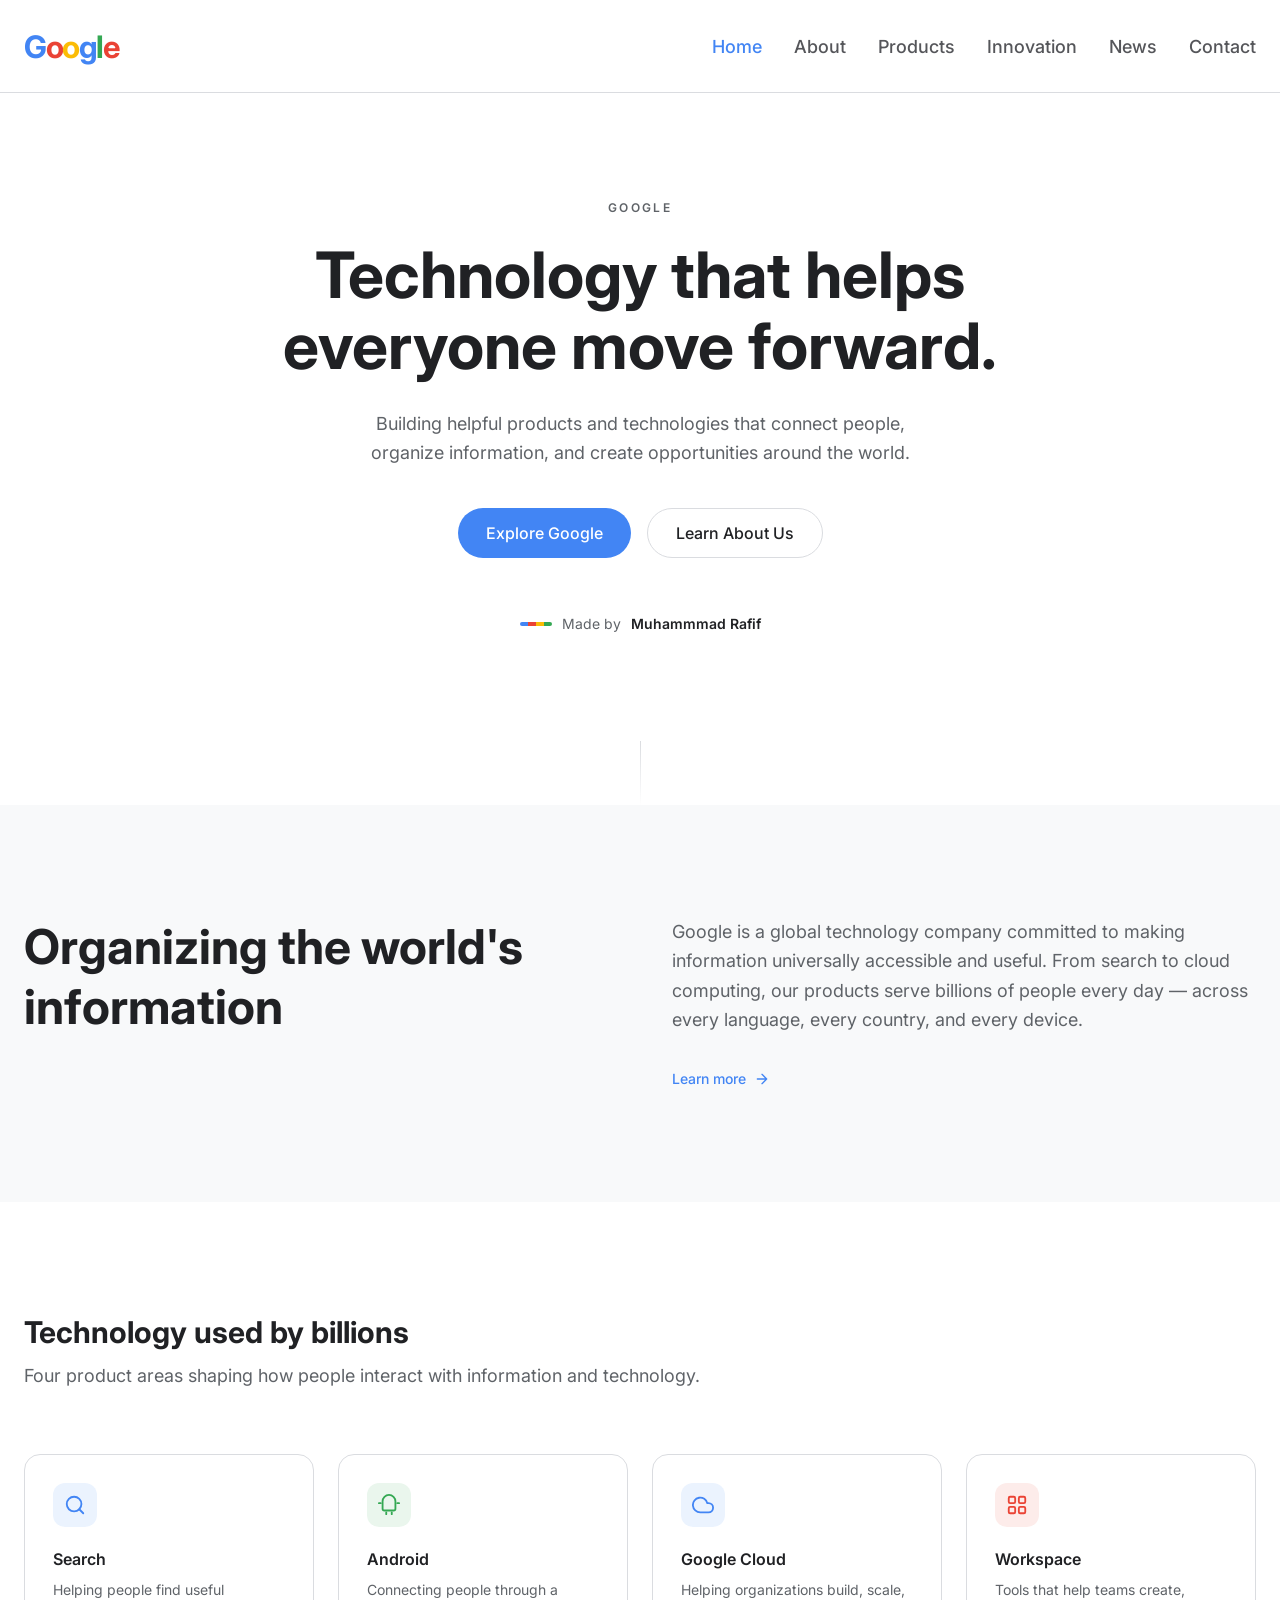
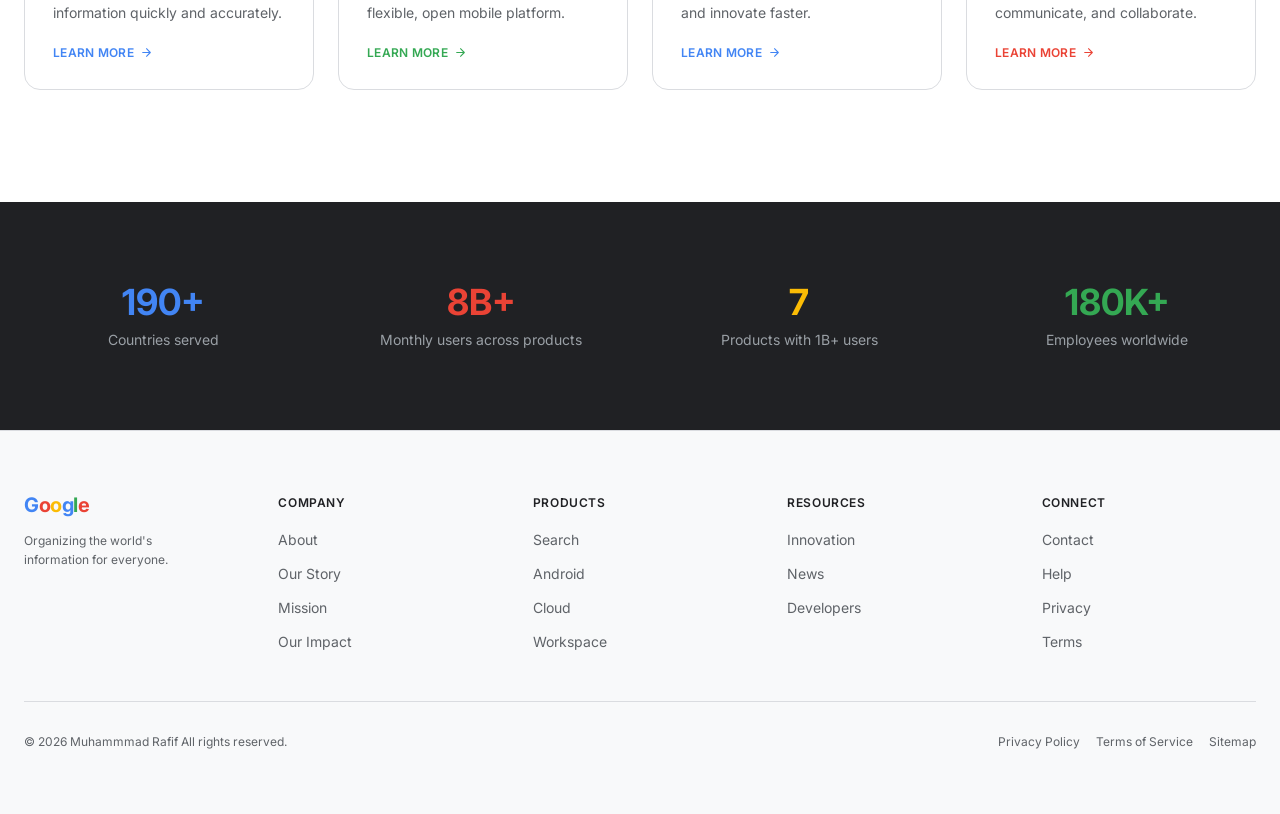
<file: index.html>
<!DOCTYPE html>
<html lang="en">
<head>
  <meta charset="UTF-8">
  <meta name="viewport" content="width=device-width, initial-scale=1.0">
  <title>Google — Technology that helps everyone move forward</title>
  <meta name="description" content="Building helpful products and technologies that connect people, organize information, and create opportunities around the world.">
  <link rel="icon" href="assets/icons/favicon.svg" type="image/svg+xml">
  <link rel="preconnect" href="https://fonts.googleapis.com">
  <link rel="preconnect" href="https://fonts.gstatic.com" crossorigin>
  <link rel="stylesheet" href="css/style.css">
</head>
<body>
  <a class="skip-link" href="#main">Skip to content</a>
  <header class="site-header">
    <div class="container navbar">
      <a class="google-logo" href="index.html" aria-label="Google home"><span class="g-blue">G</span><span class="g-red">o</span><span class="g-yellow">o</span><span class="g-blue">g</span><span class="g-green">l</span><span class="g-red">e</span></a>
      <button class="nav-toggle" type="button" aria-expanded="false" aria-controls="primary-menu" aria-label="Open menu">
        <svg class="icon-open" width="22" height="22" viewBox="0 0 24 24" fill="none" aria-hidden="true"><path d="M3 12h18M3 6h18M3 18h18" stroke="currentColor" stroke-width="2" stroke-linecap="round"/></svg>
        <svg class="icon-close" width="22" height="22" viewBox="0 0 24 24" fill="none" aria-hidden="true"><path d="M18 6L6 18M6 6l12 12" stroke="currentColor" stroke-width="2" stroke-linecap="round"/></svg>
      </button>
      <nav aria-label="Primary">
        <div class="nav-menu" id="primary-menu">
          <a class="nav-link is-active" aria-current="page" href="index.html">Home</a>
          <a class="nav-link" href="about.html">About</a>
          <a class="nav-link" href="products.html">Products</a>
          <a class="nav-link" href="innovation.html">Innovation</a>
          <a class="nav-link" href="news.html">News</a>
          <a class="nav-link" href="contact.html">Contact</a>
        </div>
      </nav>
    </div>
  </header>

  <main id="main">
    <section class="hero" aria-labelledby="hero-title">
      <div class="container hero-content">
        <span class="eyebrow">Google</span>
        <h1 class="hero-title" id="hero-title">Technology that helps everyone move forward.</h1>
        <p class="hero-text">Building helpful products and technologies that connect people, organize information, and create opportunities around the world.</p>
        <div class="hero-actions">
          <a class="btn btn-primary" href="products.html">Explore Google</a>
          <a class="btn btn-secondary" href="about.html">Learn About Us</a>
        </div>
        <p class="made-by">Made by <strong>Muhammmad Rafif</strong></p>
      </div>
    </section>

    <div class="divider-line" aria-hidden="true"><span></span></div>

    <section class="intro">
      <div class="container intro-grid">
        <h2>Organizing the world's information</h2>
        <div>
          <p>Google is a global technology company committed to making information universally accessible and useful. From search to cloud computing, our products serve billions of people every day — across every language, every country, and every device.</p>
          <a class="text-link has-arrow" href="about.html">Learn more <svg class="arrow" width="16" height="16" viewBox="0 0 24 24" fill="none" stroke="currentColor" stroke-width="2" stroke-linecap="round" stroke-linejoin="round" aria-hidden="true"><path d="M5 12h14M12 5l7 7-7 7"/></svg></a>
        </div>
      </div>
    </section>

    <section class="areas">
      <div class="container">
        <div class="areas-head">
          <h2 class="section-title">Technology used by billions</h2>
          <p class="section-lead">Four product areas shaping how people interact with information and technology.</p>
        </div>
        <div class="area-grid">
          <a class="area-card is-blue" href="products.html">
            <div class="icon-box"><svg width="22" height="22" viewBox="0 0 24 24" fill="none" stroke="currentColor" stroke-width="2" stroke-linecap="round" aria-hidden="true"><circle cx="11" cy="11" r="8"/><path d="M21 21l-4.35-4.35"/></svg></div>
            <h3>Search</h3>
            <p>Helping people find useful information quickly and accurately.</p>
            <div class="area-more">Learn more <svg class="arrow" width="13" height="13" viewBox="0 0 24 24" fill="none" stroke="currentColor" stroke-width="2" stroke-linecap="round" stroke-linejoin="round" aria-hidden="true"><path d="M5 12h14M12 5l7 7-7 7"/></svg></div>
          </a>
          <a class="area-card is-green" href="products.html">
            <div class="icon-box"><svg width="22" height="22" viewBox="0 0 24 24" fill="none" stroke="currentColor" stroke-width="2" stroke-linecap="round" aria-hidden="true"><path d="M5 16V8a7 7 0 0 1 14 0v8a2 2 0 0 1-2 2H7a2 2 0 0 1-2-2z"/><path d="M9 22v-2M15 22v-2M1 10h2M21 10h2"/></svg></div>
            <h3>Android</h3>
            <p>Connecting people through a flexible, open mobile platform.</p>
            <div class="area-more">Learn more <svg class="arrow" width="13" height="13" viewBox="0 0 24 24" fill="none" stroke="currentColor" stroke-width="2" stroke-linecap="round" stroke-linejoin="round" aria-hidden="true"><path d="M5 12h14M12 5l7 7-7 7"/></svg></div>
          </a>
          <a class="area-card is-blue" href="products.html">
            <div class="icon-box"><svg width="22" height="22" viewBox="0 0 24 24" fill="none" stroke="currentColor" stroke-width="2" stroke-linecap="round" stroke-linejoin="round" aria-hidden="true"><path d="M18 10h-1.26A8 8 0 1 0 9 20h9a5 5 0 0 0 0-10z"/></svg></div>
            <h3>Google Cloud</h3>
            <p>Helping organizations build, scale, and innovate faster.</p>
            <div class="area-more">Learn more <svg class="arrow" width="13" height="13" viewBox="0 0 24 24" fill="none" stroke="currentColor" stroke-width="2" stroke-linecap="round" stroke-linejoin="round" aria-hidden="true"><path d="M5 12h14M12 5l7 7-7 7"/></svg></div>
          </a>
          <a class="area-card is-red" href="products.html">
            <div class="icon-box"><svg width="22" height="22" viewBox="0 0 24 24" fill="none" stroke="currentColor" stroke-width="2" stroke-linecap="round" aria-hidden="true"><rect x="3" y="3" width="7" height="7" rx="1.5"/><rect x="14" y="3" width="7" height="7" rx="1.5"/><rect x="3" y="14" width="7" height="7" rx="1.5"/><rect x="14" y="14" width="7" height="7" rx="1.5"/></svg></div>
            <h3>Workspace</h3>
            <p>Tools that help teams create, communicate, and collaborate.</p>
            <div class="area-more">Learn more <svg class="arrow" width="13" height="13" viewBox="0 0 24 24" fill="none" stroke="currentColor" stroke-width="2" stroke-linecap="round" stroke-linejoin="round" aria-hidden="true"><path d="M5 12h14M12 5l7 7-7 7"/></svg></div>
          </a>
        </div>
      </div>
    </section>

    <section class="stats-strip" aria-label="Google at a glance">
      <div class="container stats-grid">
        <div class="stat is-blue">
          <p class="stat-value">190+</p>
          <p class="stat-label">Countries served</p>
        </div>
        <div class="stat is-red">
          <p class="stat-value">8B+</p>
          <p class="stat-label">Monthly users across products</p>
        </div>
        <div class="stat is-yellow">
          <p class="stat-value">7</p>
          <p class="stat-label">Products with 1B+ users</p>
        </div>
        <div class="stat is-green">
          <p class="stat-value">180K+</p>
          <p class="stat-label">Employees worldwide</p>
        </div>
      </div>
    </section>
  </main>

  <footer class="site-footer">
    <div class="container footer-inner">
      <div class="footer-grid">
        <div class="footer-brand">
          <a class="google-logo" href="index.html" aria-label="Google home"><span class="g-blue">G</span><span class="g-red">o</span><span class="g-yellow">o</span><span class="g-blue">g</span><span class="g-green">l</span><span class="g-red">e</span></a>
          <p>Organizing the world's information for everyone.</p>
        </div>
        <div class="footer-col">
          <h4>Company</h4>
          <ul>
            <li><a href="about.html">About</a></li>
            <li><a href="about.html#our-story">Our Story</a></li>
            <li><a href="about.html#mission">Mission</a></li>
            <li><a href="about.html#impact">Our Impact</a></li>
          </ul>
        </div>
        <div class="footer-col">
          <h4>Products</h4>
          <ul>
            <li><a href="products.html#search">Search</a></li>
            <li><a href="products.html#android">Android</a></li>
            <li><a href="products.html#cloud">Cloud</a></li>
            <li><a href="products.html#workspace">Workspace</a></li>
          </ul>
        </div>
        <div class="footer-col">
          <h4>Resources</h4>
          <ul>
            <li><a href="innovation.html">Innovation</a></li>
            <li><a href="news.html">News</a></li>
            <li><a href="index.html">Developers</a></li>
          </ul>
        </div>
        <div class="footer-col">
          <h4>Connect</h4>
          <ul>
            <li><a href="contact.html">Contact</a></li>
            <li><a href="contact.html">Help</a></li>
            <li><a href="index.html">Privacy</a></li>
            <li><a href="index.html">Terms</a></li>
          </ul>
        </div>
      </div>
      <div class="footer-bottom">
        <p>© <span id="footer-year"></span> Muhammmad Rafif All rights reserved.</p>
        <div class="footer-legal">
          <button type="button">Privacy Policy</button>
          <button type="button">Terms of Service</button>
          <button type="button">Sitemap</button>
        </div>
      </div>
    </div>
  </footer>

  <script src="js/script.js"></script>
</body>
</html>
</file>
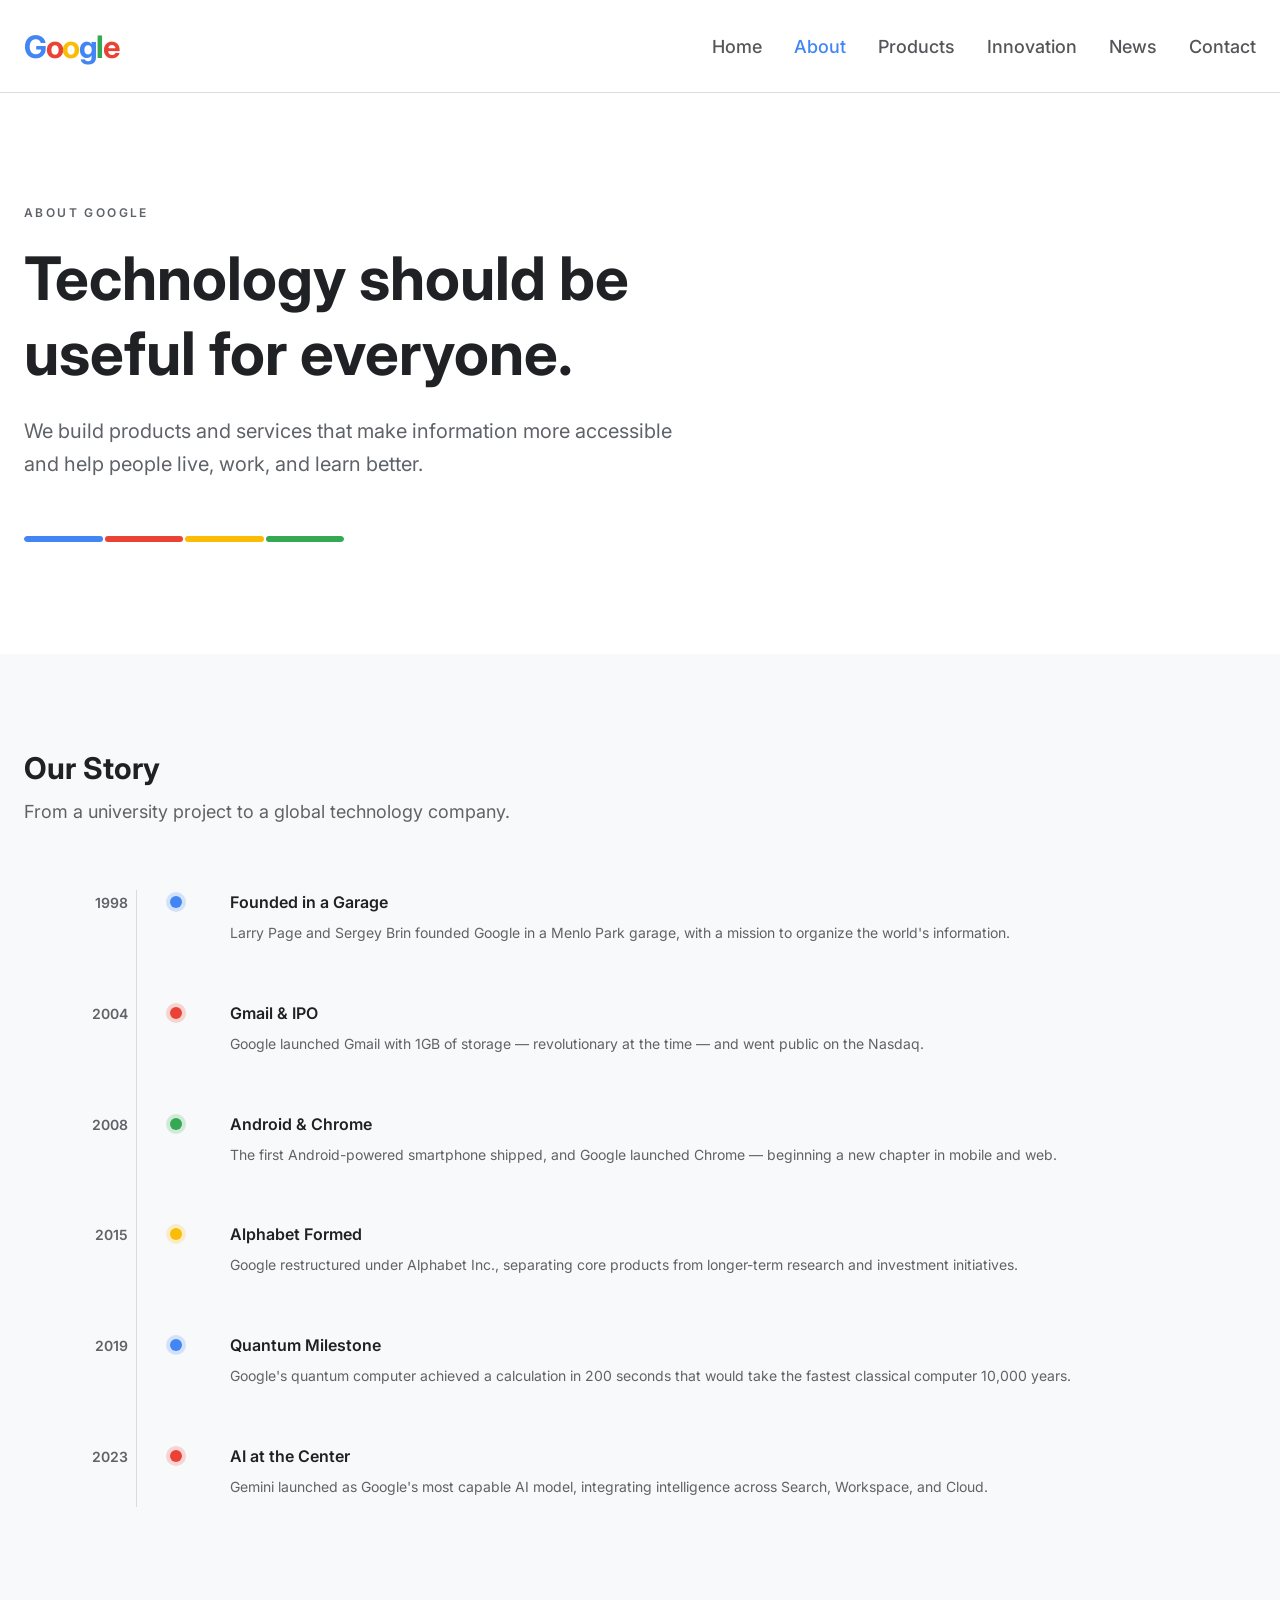
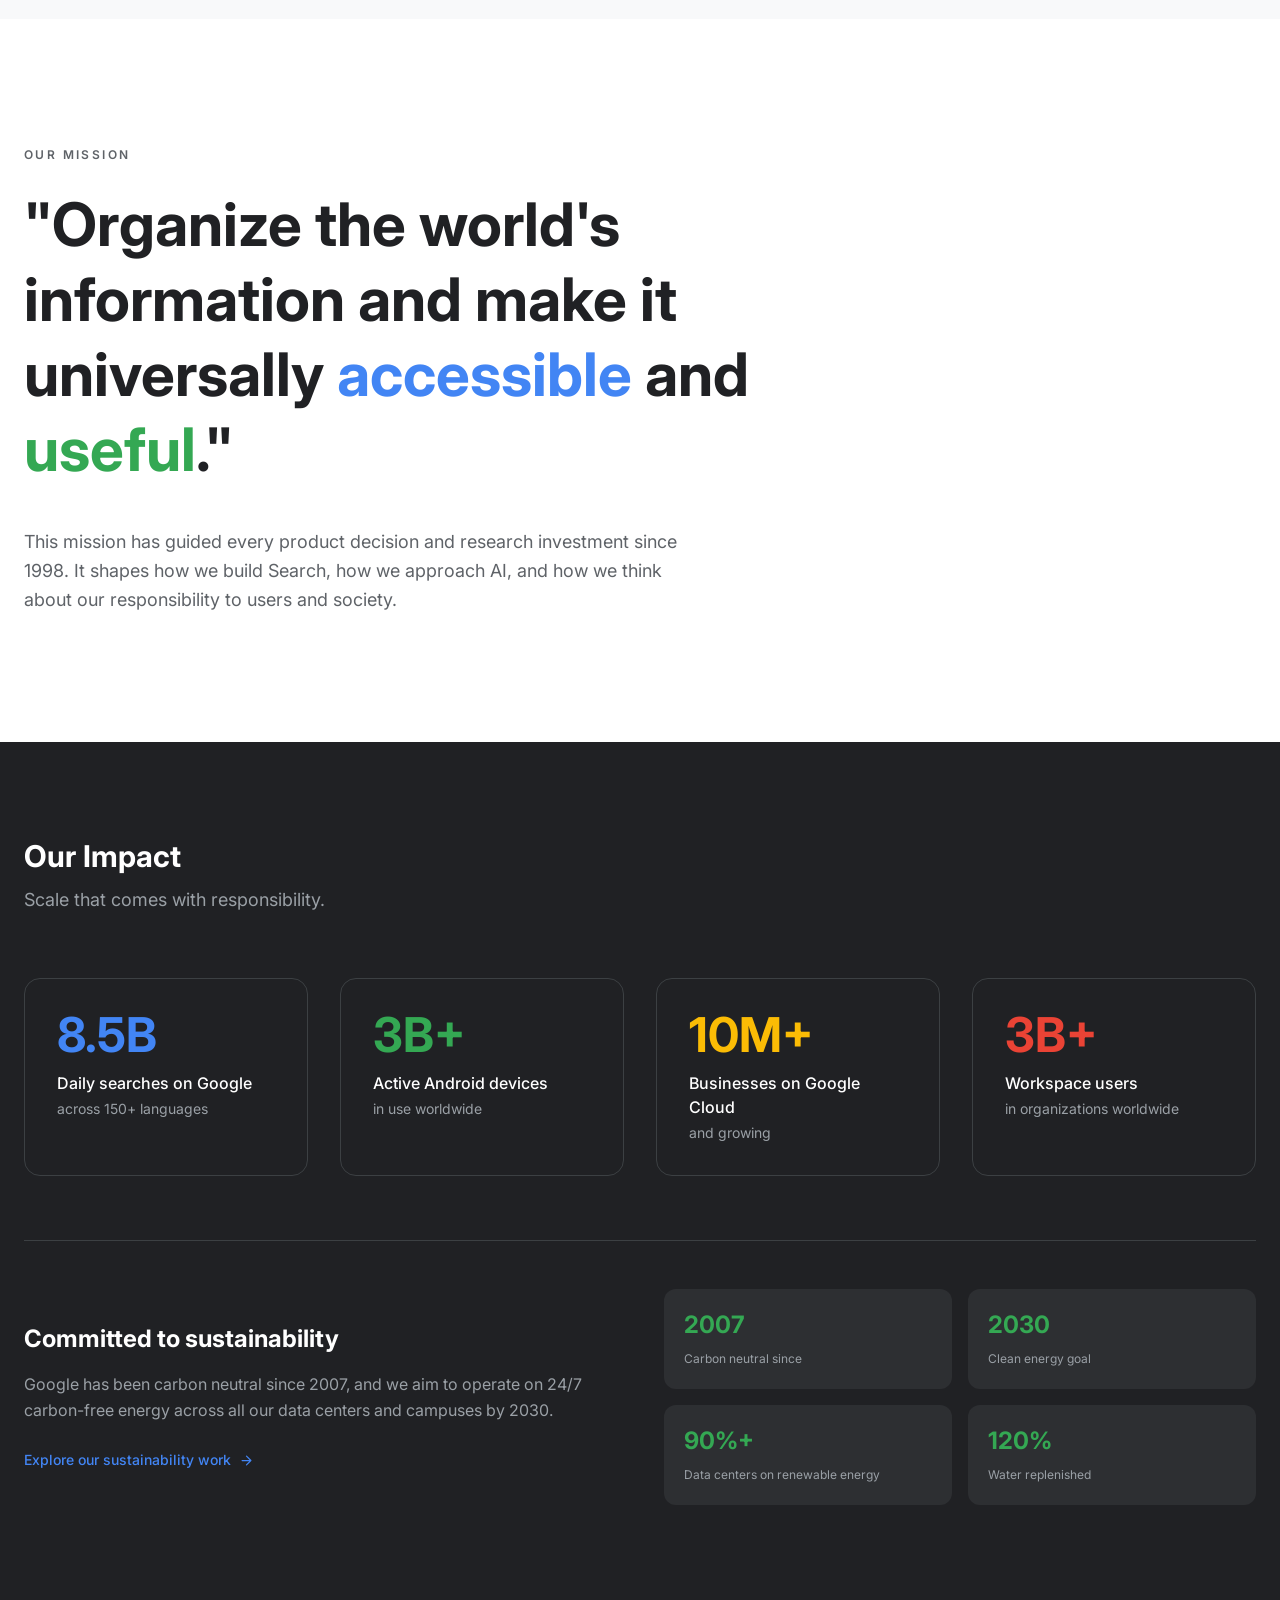
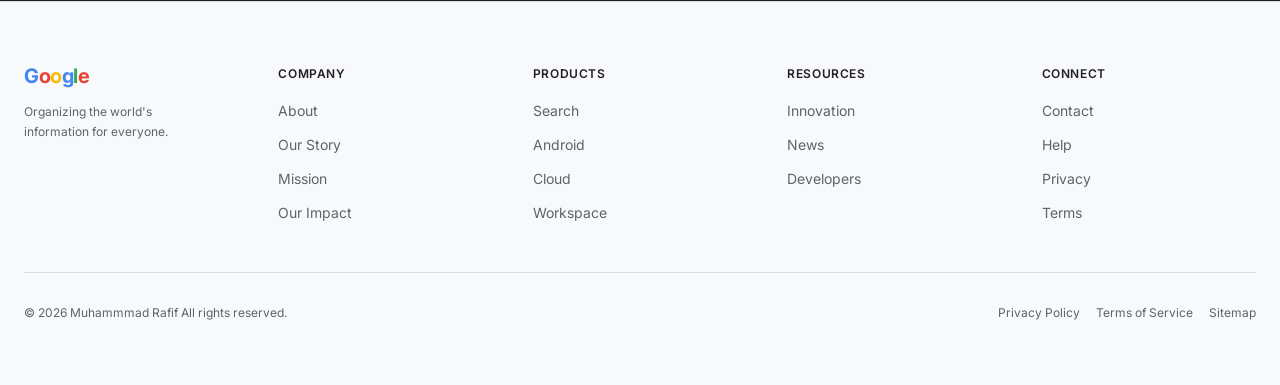
<file: about.html>
<!DOCTYPE html>
<html lang="en">
<head>
  <meta charset="UTF-8">
  <meta name="viewport" content="width=device-width, initial-scale=1.0">
  <title>About — Google</title>
  <meta name="description" content="Technology should be useful for everyone. Our story, mission and impact.">
  <link rel="icon" href="assets/icons/favicon.svg" type="image/svg+xml">
  <link rel="preconnect" href="https://fonts.googleapis.com">
  <link rel="preconnect" href="https://fonts.gstatic.com" crossorigin>
  <link rel="stylesheet" href="css/style.css">
</head>
<body>
  <a class="skip-link" href="#main">Skip to content</a>
  <header class="site-header">
    <div class="container navbar">
      <a class="google-logo" href="index.html" aria-label="Google home"><span class="g-blue">G</span><span class="g-red">o</span><span class="g-yellow">o</span><span class="g-blue">g</span><span class="g-green">l</span><span class="g-red">e</span></a>
      <button class="nav-toggle" type="button" aria-expanded="false" aria-controls="primary-menu" aria-label="Open menu">
        <svg class="icon-open" width="22" height="22" viewBox="0 0 24 24" fill="none" aria-hidden="true"><path d="M3 12h18M3 6h18M3 18h18" stroke="currentColor" stroke-width="2" stroke-linecap="round"/></svg>
        <svg class="icon-close" width="22" height="22" viewBox="0 0 24 24" fill="none" aria-hidden="true"><path d="M18 6L6 18M6 6l12 12" stroke="currentColor" stroke-width="2" stroke-linecap="round"/></svg>
      </button>
      <nav aria-label="Primary">
        <div class="nav-menu" id="primary-menu">
          <a class="nav-link" href="index.html">Home</a>
          <a class="nav-link is-active" aria-current="page" href="about.html">About</a>
          <a class="nav-link" href="products.html">Products</a>
          <a class="nav-link" href="innovation.html">Innovation</a>
          <a class="nav-link" href="news.html">News</a>
          <a class="nav-link" href="contact.html">Contact</a>
        </div>
      </nav>
    </div>
  </header>

  <main id="main">
    <section class="page-hero">
      <div class="container">
        <div class="about-hero-copy">
          <span class="eyebrow">About Google</span>
          <h1 class="page-title">Technology should be useful for everyone.</h1>
          <p class="lead">We build products and services that make information more accessible and help people live, work, and learn better.</p>
        </div>
        <div class="gradient-bar" aria-hidden="true"><span class="b"></span><span class="r"></span><span class="y"></span><span class="g"></span></div>
      </div>
    </section>

    <section class="story" id="our-story">
      <div class="container">
        <h2 class="section-title">Our Story</h2>
        <p class="section-lead">From a university project to a global technology company.</p>
        <ol class="timeline">
          <li class="timeline-item is-blue">
            <div class="timeline-year-col"><span>1998</span></div>
            <div class="timeline-dot" aria-hidden="true"></div>
            <div class="timeline-body">
              <span class="timeline-year-inline">1998</span>
              <div class="timeline-title"><i aria-hidden="true"></i><h3>Founded in a Garage</h3></div>
              <p>Larry Page and Sergey Brin founded Google in a Menlo Park garage, with a mission to organize the world's information.</p>
            </div>
          </li>
          <li class="timeline-item is-red">
            <div class="timeline-year-col"><span>2004</span></div>
            <div class="timeline-dot" aria-hidden="true"></div>
            <div class="timeline-body">
              <span class="timeline-year-inline">2004</span>
              <div class="timeline-title"><i aria-hidden="true"></i><h3>Gmail & IPO</h3></div>
              <p>Google launched Gmail with 1GB of storage — revolutionary at the time — and went public on the Nasdaq.</p>
            </div>
          </li>
          <li class="timeline-item is-green">
            <div class="timeline-year-col"><span>2008</span></div>
            <div class="timeline-dot" aria-hidden="true"></div>
            <div class="timeline-body">
              <span class="timeline-year-inline">2008</span>
              <div class="timeline-title"><i aria-hidden="true"></i><h3>Android & Chrome</h3></div>
              <p>The first Android-powered smartphone shipped, and Google launched Chrome — beginning a new chapter in mobile and web.</p>
            </div>
          </li>
          <li class="timeline-item is-yellow">
            <div class="timeline-year-col"><span>2015</span></div>
            <div class="timeline-dot" aria-hidden="true"></div>
            <div class="timeline-body">
              <span class="timeline-year-inline">2015</span>
              <div class="timeline-title"><i aria-hidden="true"></i><h3>Alphabet Formed</h3></div>
              <p>Google restructured under Alphabet Inc., separating core products from longer-term research and investment initiatives.</p>
            </div>
          </li>
          <li class="timeline-item is-blue">
            <div class="timeline-year-col"><span>2019</span></div>
            <div class="timeline-dot" aria-hidden="true"></div>
            <div class="timeline-body">
              <span class="timeline-year-inline">2019</span>
              <div class="timeline-title"><i aria-hidden="true"></i><h3>Quantum Milestone</h3></div>
              <p>Google's quantum computer achieved a calculation in 200 seconds that would take the fastest classical computer 10,000 years.</p>
            </div>
          </li>
          <li class="timeline-item is-red">
            <div class="timeline-year-col"><span>2023</span></div>
            <div class="timeline-dot" aria-hidden="true"></div>
            <div class="timeline-body">
              <span class="timeline-year-inline">2023</span>
              <div class="timeline-title"><i aria-hidden="true"></i><h3>AI at the Center</h3></div>
              <p>Gemini launched as Google's most capable AI model, integrating intelligence across Search, Workspace, and Cloud.</p>
            </div>
          </li>
        </ol>
      </div>
    </section>

    <section class="mission" id="mission">
      <div class="container">
        <div class="mission-inner">
          <span class="eyebrow">Our Mission</span>
          <blockquote>"Organize the world's information and make it universally <span class="accent-blue">accessible</span> and <span class="accent-green">useful</span>."</blockquote>
          <p>This mission has guided every product decision and research investment since 1998. It shapes how we build Search, how we approach AI, and how we think about our responsibility to users and society.</p>
        </div>
      </div>
    </section>

    <section class="impact" id="impact">
      <div class="container">
        <h2 class="section-title">Our Impact</h2>
        <p class="section-lead">Scale that comes with responsibility.</p>
        <div class="impact-grid">
          <div class="impact-card is-blue">
            <p class="impact-value">8.5B</p>
            <p class="impact-label">Daily searches on Google</p>
            <p class="impact-sub">across 150+ languages</p>
          </div>
          <div class="impact-card is-green">
            <p class="impact-value">3B+</p>
            <p class="impact-label">Active Android devices</p>
            <p class="impact-sub">in use worldwide</p>
          </div>
          <div class="impact-card is-yellow">
            <p class="impact-value">10M+</p>
            <p class="impact-label">Businesses on Google Cloud</p>
            <p class="impact-sub">and growing</p>
          </div>
          <div class="impact-card is-red">
            <p class="impact-value">3B+</p>
            <p class="impact-label">Workspace users</p>
            <p class="impact-sub">in organizations worldwide</p>
          </div>
        </div>
        <div class="sustain">
          <div>
            <h3>Committed to sustainability</h3>
            <p>Google has been carbon neutral since 2007, and we aim to operate on 24/7 carbon-free energy across all our data centers and campuses by 2030.</p>
            <a class="text-link has-arrow" href="innovation.html">Explore our sustainability work <svg class="arrow" width="15" height="15" viewBox="0 0 24 24" fill="none" stroke="currentColor" stroke-width="2" stroke-linecap="round" stroke-linejoin="round" aria-hidden="true"><path d="M5 12h14M12 5l7 7-7 7"/></svg></a>
          </div>
          <div class="sustain-stats">
            <div class="sustain-stat"><strong>2007</strong><span>Carbon neutral since</span></div>
            <div class="sustain-stat"><strong>2030</strong><span>Clean energy goal</span></div>
            <div class="sustain-stat"><strong>90%+</strong><span>Data centers on renewable energy</span></div>
            <div class="sustain-stat"><strong>120%</strong><span>Water replenished</span></div>
          </div>
        </div>
      </div>
    </section>
  </main>

  <footer class="site-footer">
    <div class="container footer-inner">
      <div class="footer-grid">
        <div class="footer-brand">
          <a class="google-logo" href="index.html" aria-label="Google home"><span class="g-blue">G</span><span class="g-red">o</span><span class="g-yellow">o</span><span class="g-blue">g</span><span class="g-green">l</span><span class="g-red">e</span></a>
          <p>Organizing the world's information for everyone.</p>
        </div>
        <div class="footer-col">
          <h4>Company</h4>
          <ul>
            <li><a href="about.html">About</a></li>
            <li><a href="about.html#our-story">Our Story</a></li>
            <li><a href="about.html#mission">Mission</a></li>
            <li><a href="about.html#impact">Our Impact</a></li>
          </ul>
        </div>
        <div class="footer-col">
          <h4>Products</h4>
          <ul>
            <li><a href="products.html#search">Search</a></li>
            <li><a href="products.html#android">Android</a></li>
            <li><a href="products.html#cloud">Cloud</a></li>
            <li><a href="products.html#workspace">Workspace</a></li>
          </ul>
        </div>
        <div class="footer-col">
          <h4>Resources</h4>
          <ul>
            <li><a href="innovation.html">Innovation</a></li>
            <li><a href="news.html">News</a></li>
            <li><a href="index.html">Developers</a></li>
          </ul>
        </div>
        <div class="footer-col">
          <h4>Connect</h4>
          <ul>
            <li><a href="contact.html">Contact</a></li>
            <li><a href="contact.html">Help</a></li>
            <li><a href="index.html">Privacy</a></li>
            <li><a href="index.html">Terms</a></li>
          </ul>
        </div>
      </div>
      <div class="footer-bottom">
        <p>© <span id="footer-year"></span> Muhammmad Rafif All rights reserved.</p>
        <div class="footer-legal">
          <button type="button">Privacy Policy</button>
          <button type="button">Terms of Service</button>
          <button type="button">Sitemap</button>
        </div>
      </div>
    </div>
  </footer>

  <script src="js/script.js"></script>
</body>
</html>
</file>
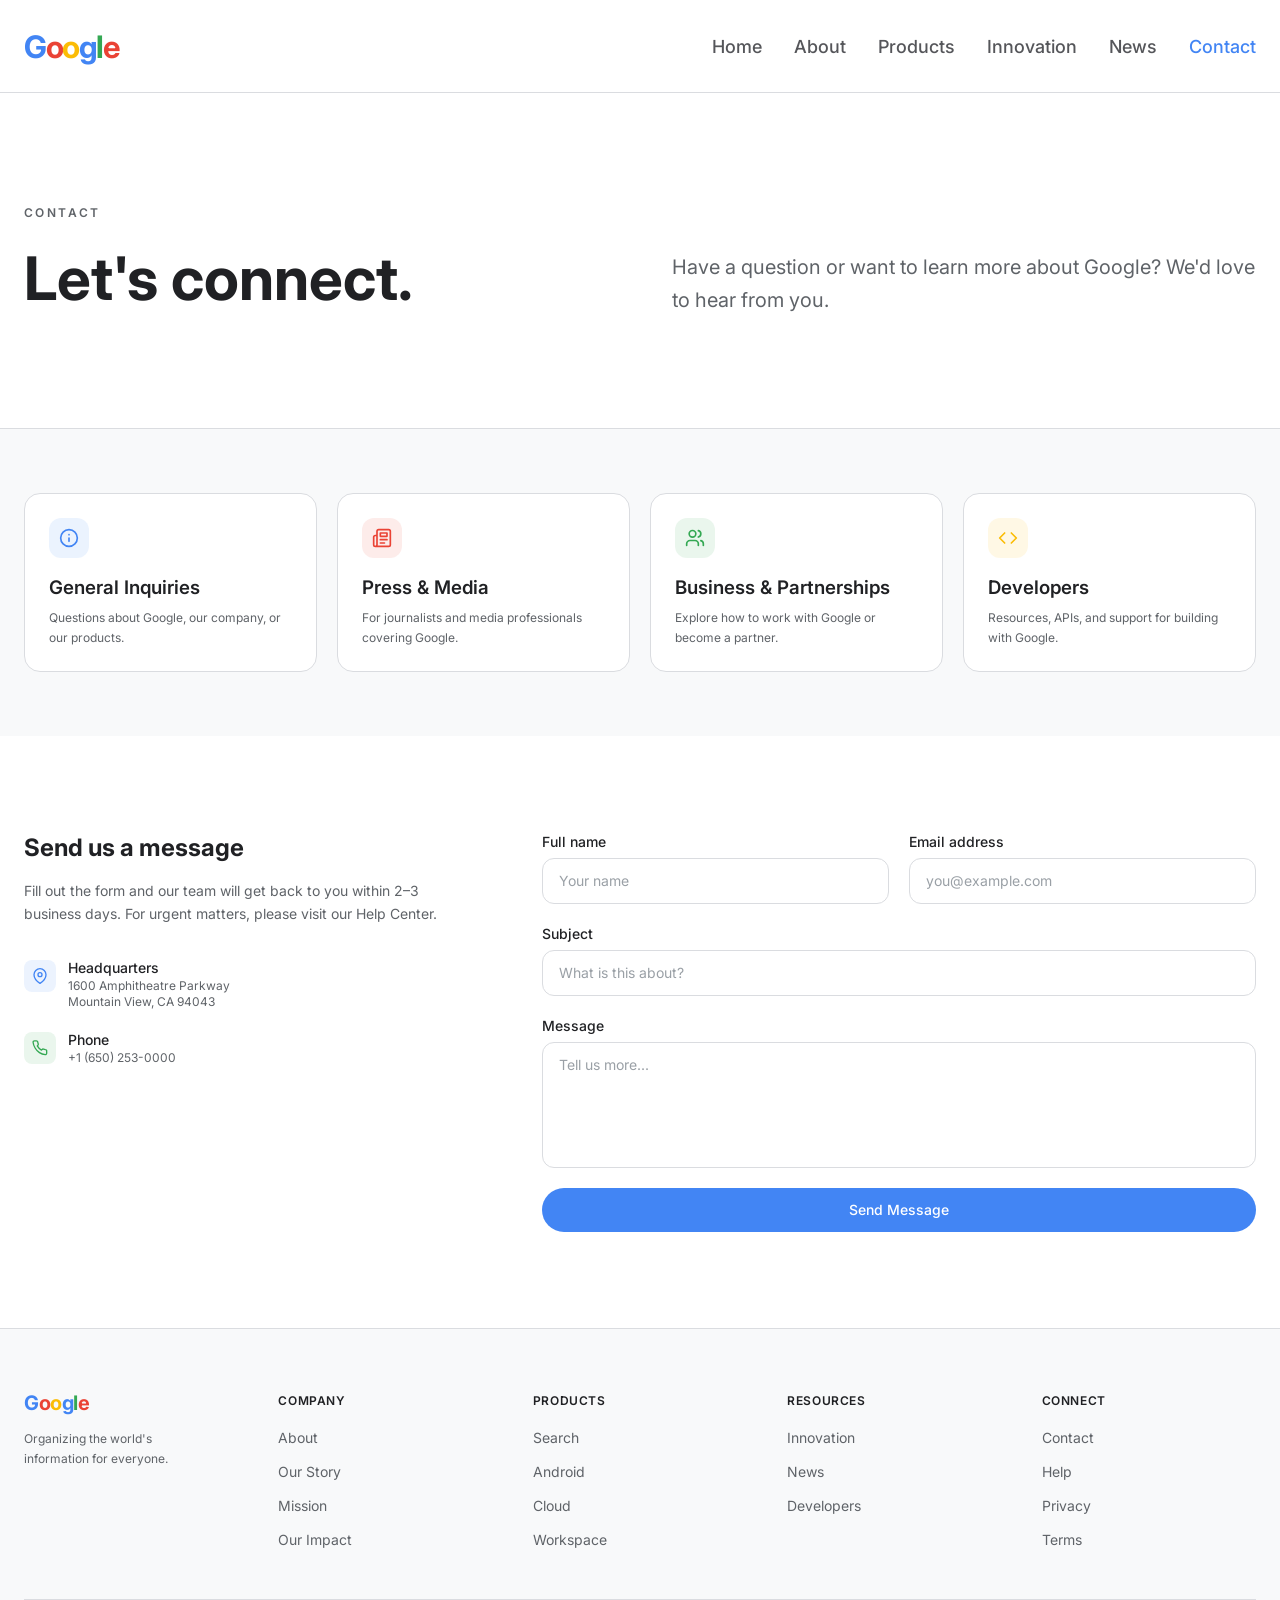
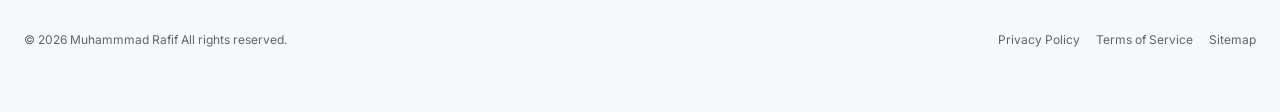
<file: contact.html>
<!DOCTYPE html>
<html lang="en">
<head>
  <meta charset="UTF-8">
  <meta name="viewport" content="width=device-width, initial-scale=1.0">
  <title>Contact — Google</title>
  <meta name="description" content="Let&#x27;s connect. Send Google a message.">
  <link rel="icon" href="assets/icons/favicon.svg" type="image/svg+xml">
  <link rel="preconnect" href="https://fonts.googleapis.com">
  <link rel="preconnect" href="https://fonts.gstatic.com" crossorigin>
  <link rel="stylesheet" href="css/style.css">
</head>
<body>
  <a class="skip-link" href="#main">Skip to content</a>
  <header class="site-header">
    <div class="container navbar">
      <a class="google-logo" href="index.html" aria-label="Google home"><span class="g-blue">G</span><span class="g-red">o</span><span class="g-yellow">o</span><span class="g-blue">g</span><span class="g-green">l</span><span class="g-red">e</span></a>
      <button class="nav-toggle" type="button" aria-expanded="false" aria-controls="primary-menu" aria-label="Open menu">
        <svg class="icon-open" width="22" height="22" viewBox="0 0 24 24" fill="none" aria-hidden="true"><path d="M3 12h18M3 6h18M3 18h18" stroke="currentColor" stroke-width="2" stroke-linecap="round"/></svg>
        <svg class="icon-close" width="22" height="22" viewBox="0 0 24 24" fill="none" aria-hidden="true"><path d="M18 6L6 18M6 6l12 12" stroke="currentColor" stroke-width="2" stroke-linecap="round"/></svg>
      </button>
      <nav aria-label="Primary">
        <div class="nav-menu" id="primary-menu">
          <a class="nav-link" href="index.html">Home</a>
          <a class="nav-link" href="about.html">About</a>
          <a class="nav-link" href="products.html">Products</a>
          <a class="nav-link" href="innovation.html">Innovation</a>
          <a class="nav-link" href="news.html">News</a>
          <a class="nav-link is-active" aria-current="page" href="contact.html">Contact</a>
        </div>
      </nav>
    </div>
  </header>

  <main id="main">
    <section class="page-hero bordered contact-hero">
      <div class="container contact-hero-grid">
        <div>
          <span class="eyebrow">Contact</span>
          <h1 class="page-title">Let's connect.</h1>
        </div>
        <p class="lead">Have a question or want to learn more about Google? We'd love to hear from you.</p>
      </div>
    </section>

    <section class="contact-types" aria-label="Ways to reach us">
      <div class="container">
        <div class="contact-type-grid">
          <div class="contact-type is-blue">
            <div class="icon-box"><svg width="20" height="20" viewBox="0 0 24 24" fill="none" stroke="currentColor" stroke-width="2" stroke-linecap="round" aria-hidden="true"><circle cx="12" cy="12" r="10"/><path d="M12 16v-4M12 8h.01"/></svg></div>
            <h3>General Inquiries</h3>
            <p>Questions about Google, our company, or our products.</p>
          </div>
          <div class="contact-type is-red">
            <div class="icon-box"><svg width="20" height="20" viewBox="0 0 24 24" fill="none" stroke="currentColor" stroke-width="2" stroke-linecap="round" stroke-linejoin="round" aria-hidden="true"><path d="M4 22h16a2 2 0 0 0 2-2V4a2 2 0 0 0-2-2H8a2 2 0 0 0-2 2v16a2 2 0 0 1-2 2zm0 0a2 2 0 0 1-2-2v-9c0-1.1.9-2 2-2h2"/><path d="M18 14h-8M15 18h-5M10 6h8v4h-8z"/></svg></div>
            <h3>Press & Media</h3>
            <p>For journalists and media professionals covering Google.</p>
          </div>
          <div class="contact-type is-green">
            <div class="icon-box"><svg width="20" height="20" viewBox="0 0 24 24" fill="none" stroke="currentColor" stroke-width="2" stroke-linecap="round" stroke-linejoin="round" aria-hidden="true"><path d="M16 21v-2a4 4 0 0 0-4-4H6a4 4 0 0 0-4 4v2"/><circle cx="9" cy="7" r="4"/><path d="M22 21v-2a4 4 0 0 0-3-3.87M16 3.13a4 4 0 0 1 0 7.75"/></svg></div>
            <h3>Business & Partnerships</h3>
            <p>Explore how to work with Google or become a partner.</p>
          </div>
          <div class="contact-type is-yellow">
            <div class="icon-box"><svg width="20" height="20" viewBox="0 0 24 24" fill="none" stroke="currentColor" stroke-width="2" stroke-linecap="round" stroke-linejoin="round" aria-hidden="true"><polyline points="16 18 22 12 16 6"/><polyline points="8 6 2 12 8 18"/></svg></div>
            <h3>Developers</h3>
            <p>Resources, APIs, and support for building with Google.</p>
          </div>
        </div>
      </div>
    </section>

    <section class="contact-main">
      <div class="container contact-main-grid">
        <div class="contact-info">
          <h2>Send us a message</h2>
          <p>Fill out the form and our team will get back to you within 2–3 business days. For urgent matters, please visit our Help Center.</p>
          <div class="info-list">
            <div class="info-item is-blue">
              <div class="icon-box"><svg width="16" height="16" viewBox="0 0 24 24" fill="none" stroke="currentColor" stroke-width="2" stroke-linecap="round" aria-hidden="true"><path d="M21 10c0 7-9 13-9 13s-9-6-9-13a9 9 0 0 1 18 0z"/><circle cx="12" cy="10" r="3"/></svg></div>
              <div><strong>Headquarters</strong><span>1600 Amphitheatre Parkway<br>Mountain View, CA 94043</span></div>
            </div>
            <div class="info-item is-green">
              <div class="icon-box"><svg width="16" height="16" viewBox="0 0 24 24" fill="none" stroke="currentColor" stroke-width="2" stroke-linecap="round" stroke-linejoin="round" aria-hidden="true"><path d="M22 16.92v3a2 2 0 0 1-2.18 2 19.79 19.79 0 0 1-8.63-3.07A19.5 19.5 0 0 1 4.64 12 19.79 19.79 0 0 1 1.62 3.4 2 2 0 0 1 3.6 1.22h3a2 2 0 0 1 2 1.72c.13.96.36 1.9.7 2.81a2 2 0 0 1-.45 2.11L7.91 8.8a16 16 0 0 0 6.29 6.29l.96-.96a2 2 0 0 1 2.11-.45c.91.34 1.85.57 2.81.7A2 2 0 0 1 22 16.92z"/></svg></div>
              <div><strong>Phone</strong><span>+1 (650) 253-0000</span></div>
            </div>
          </div>
        </div>

        <div class="contact-form-wrap">
          <form class="contact-form" id="contact-form" novalidate>
            <div class="form-row">
            <div class="field">
              <label for="cf-name">Full name</label>
              <input id="cf-name" name="name" type="text" placeholder="Your name" autocomplete="name" required aria-describedby="cf-name-error">
              <p class="field-error" id="cf-name-error" role="alert"></p>
            </div>
            <div class="field">
              <label for="cf-email">Email address</label>
              <input id="cf-email" name="email" type="email" placeholder="you@example.com" autocomplete="email" required aria-describedby="cf-email-error">
              <p class="field-error" id="cf-email-error" role="alert"></p>
            </div>
            </div>
            <div class="field">
              <label for="cf-subject">Subject</label>
              <input id="cf-subject" name="subject" type="text" placeholder="What is this about?" autocomplete="off" required aria-describedby="cf-subject-error">
              <p class="field-error" id="cf-subject-error" role="alert"></p>
            </div>
            <div class="field">
              <label for="cf-message">Message</label>
              <textarea id="cf-message" name="message" rows="5" placeholder="Tell us more..." required aria-describedby="cf-message-error"></textarea>
              <p class="field-error" id="cf-message-error" role="alert"></p>
            </div>
            <button class="btn btn-primary" type="submit">Send Message</button>
          </form>

          <div class="form-success is-green" id="form-success" role="status" tabindex="-1" hidden>
            <div class="icon-box"><svg width="28" height="28" viewBox="0 0 24 24" fill="none" stroke="currentColor" stroke-width="2.5" stroke-linecap="round" stroke-linejoin="round" aria-hidden="true"><path d="M20 6L9 17l-5-5"/></svg></div>
            <h3>Message sent!</h3>
            <p>We'll get back to you within 2–3 business days.</p>
            <button class="btn btn-primary" type="button" id="send-another">Send another message</button>
          </div>
        </div>
      </div>
    </section>
  </main>

  <footer class="site-footer">
    <div class="container footer-inner">
      <div class="footer-grid">
        <div class="footer-brand">
          <a class="google-logo" href="index.html" aria-label="Google home"><span class="g-blue">G</span><span class="g-red">o</span><span class="g-yellow">o</span><span class="g-blue">g</span><span class="g-green">l</span><span class="g-red">e</span></a>
          <p>Organizing the world's information for everyone.</p>
        </div>
        <div class="footer-col">
          <h4>Company</h4>
          <ul>
            <li><a href="about.html">About</a></li>
            <li><a href="about.html#our-story">Our Story</a></li>
            <li><a href="about.html#mission">Mission</a></li>
            <li><a href="about.html#impact">Our Impact</a></li>
          </ul>
        </div>
        <div class="footer-col">
          <h4>Products</h4>
          <ul>
            <li><a href="products.html#search">Search</a></li>
            <li><a href="products.html#android">Android</a></li>
            <li><a href="products.html#cloud">Cloud</a></li>
            <li><a href="products.html#workspace">Workspace</a></li>
          </ul>
        </div>
        <div class="footer-col">
          <h4>Resources</h4>
          <ul>
            <li><a href="innovation.html">Innovation</a></li>
            <li><a href="news.html">News</a></li>
            <li><a href="index.html">Developers</a></li>
          </ul>
        </div>
        <div class="footer-col">
          <h4>Connect</h4>
          <ul>
            <li><a href="contact.html">Contact</a></li>
            <li><a href="contact.html">Help</a></li>
            <li><a href="index.html">Privacy</a></li>
            <li><a href="index.html">Terms</a></li>
          </ul>
        </div>
      </div>
      <div class="footer-bottom">
        <p>© <span id="footer-year"></span> Muhammmad Rafif All rights reserved.</p>
        <div class="footer-legal">
          <button type="button">Privacy Policy</button>
          <button type="button">Terms of Service</button>
          <button type="button">Sitemap</button>
        </div>
      </div>
    </div>
  </footer>

  <script src="js/script.js"></script>
</body>
</html>
</file>
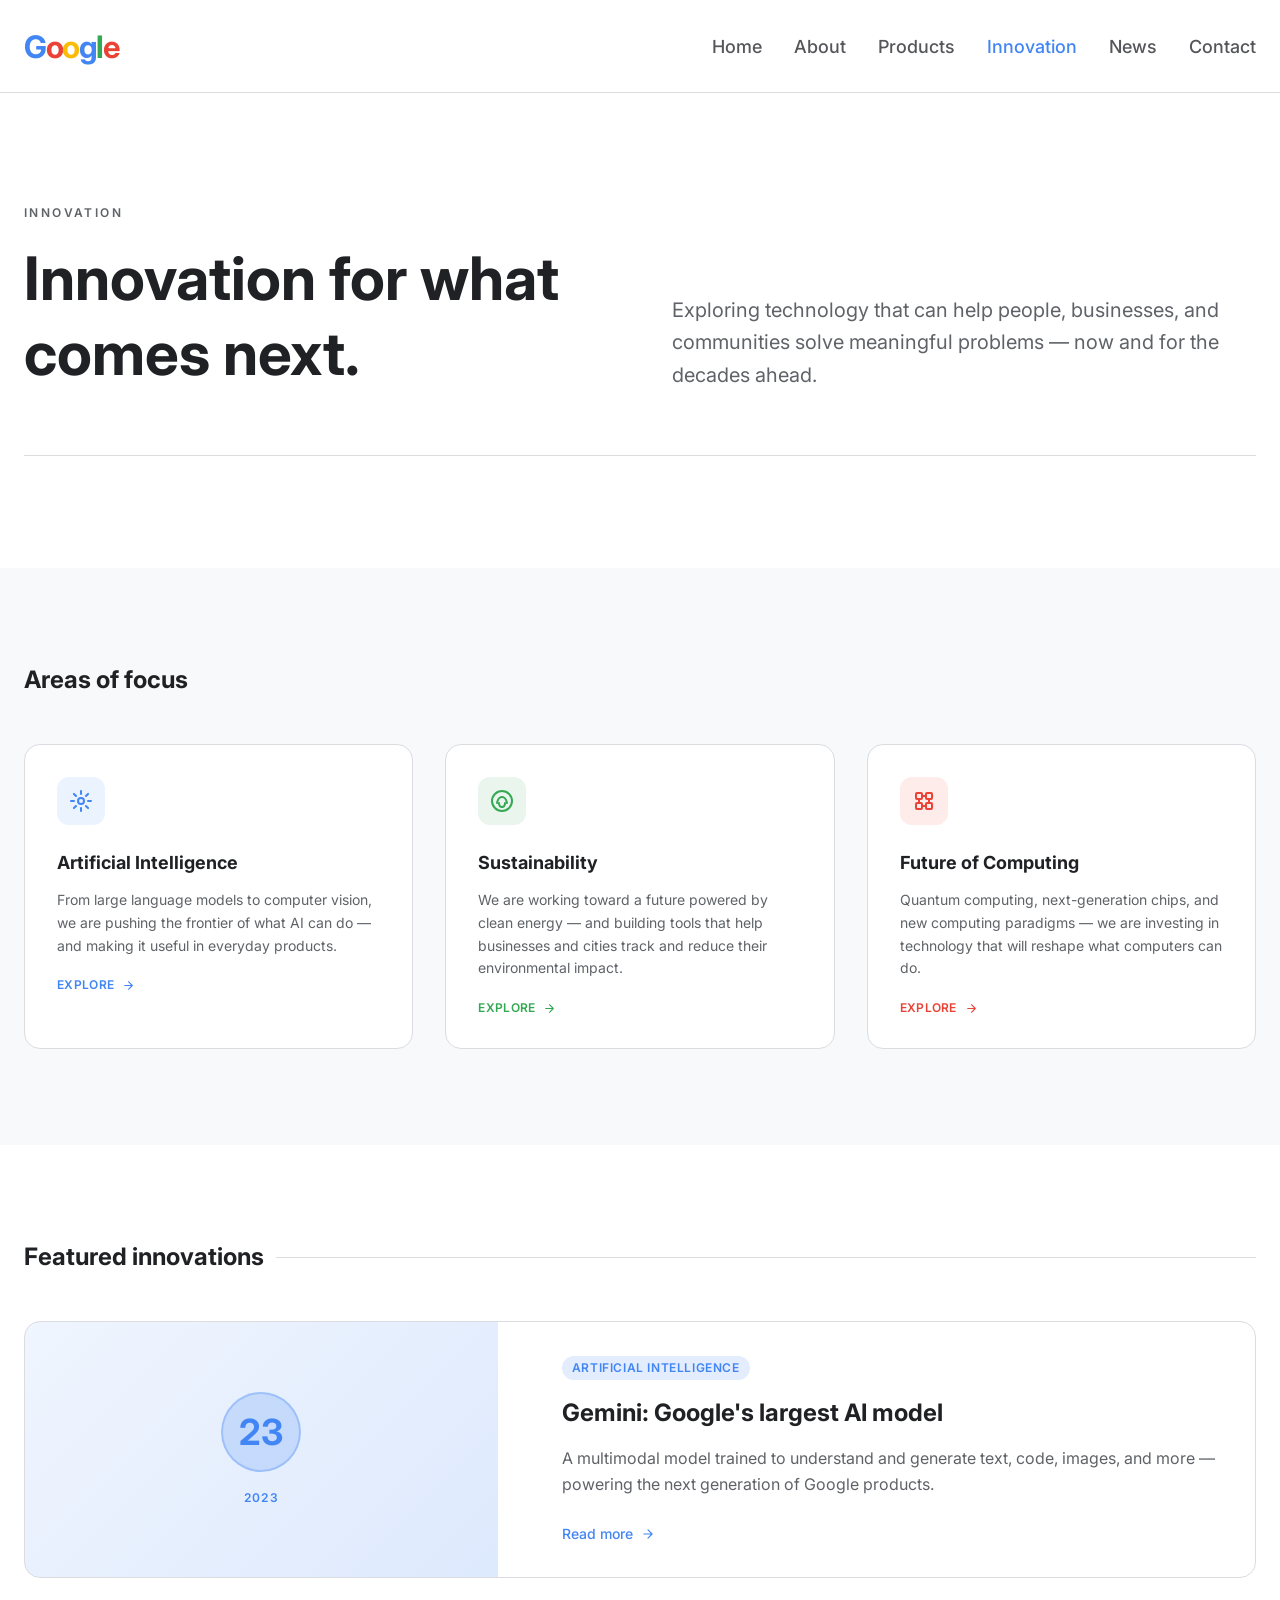
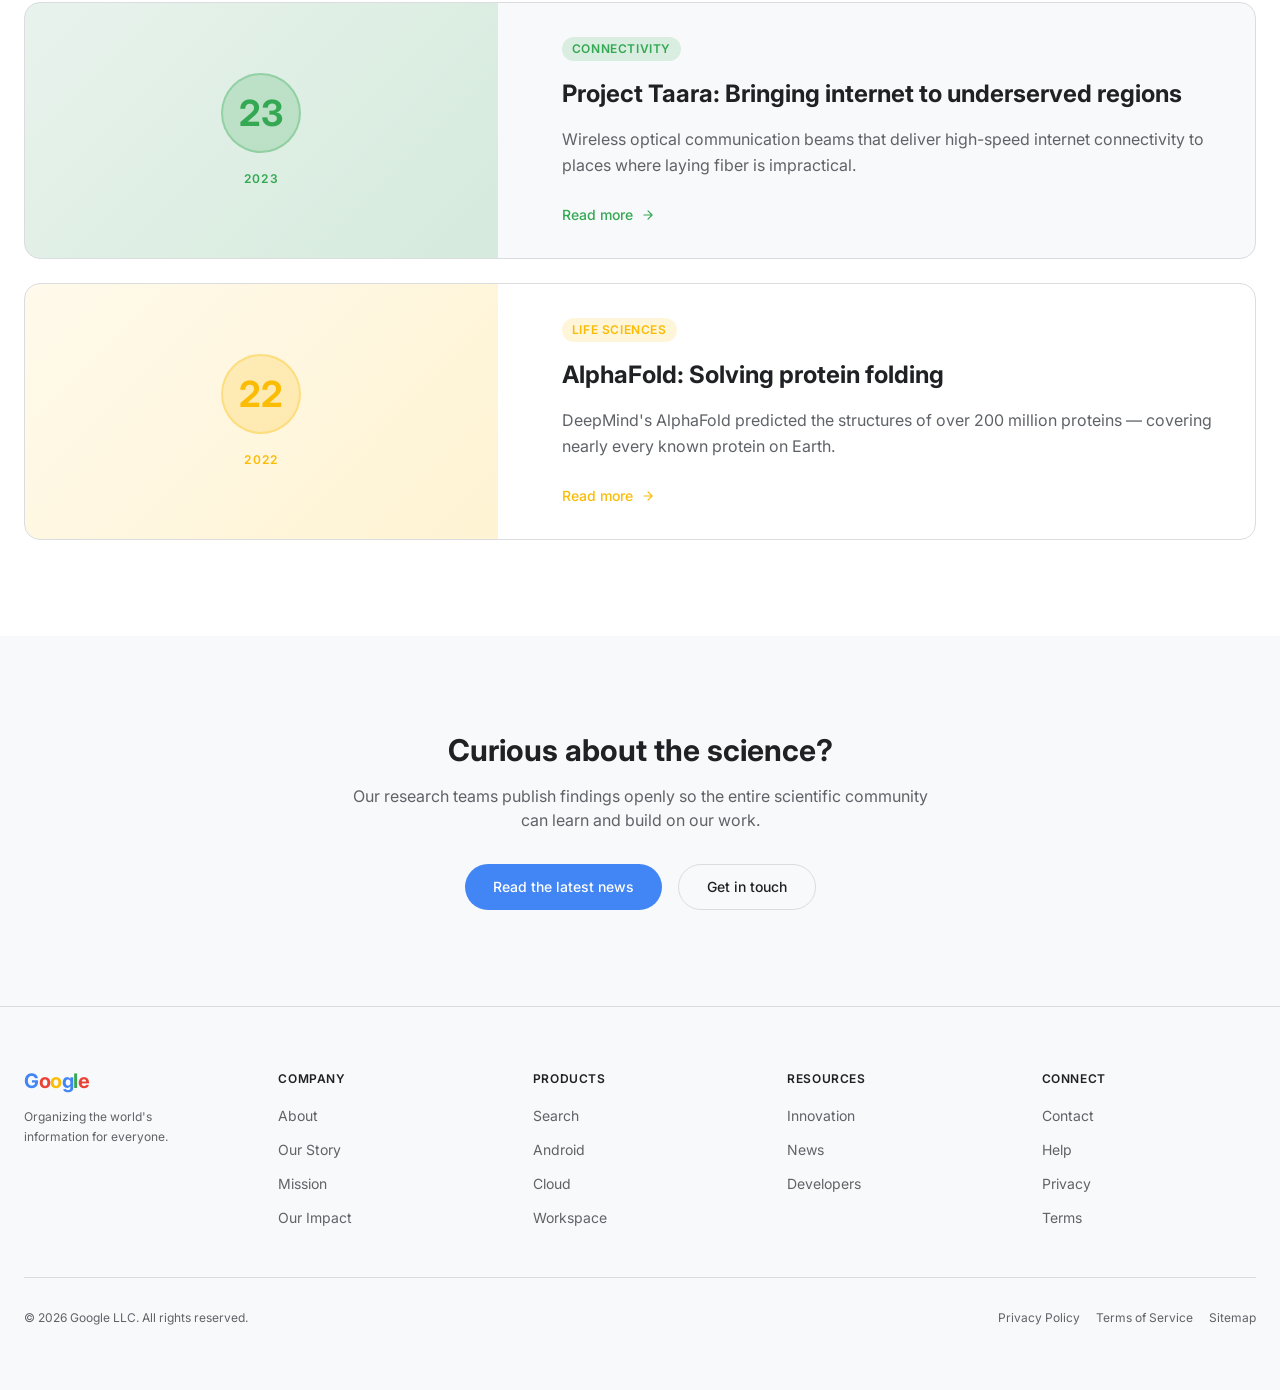
<file: innovation.html>
<!DOCTYPE html>
<html lang="en">
<head>
  <meta charset="UTF-8">
  <meta name="viewport" content="width=device-width, initial-scale=1.0">
  <title>Innovation — Google</title>
  <meta name="description" content="Innovation for what comes next: AI, sustainability and the future of computing.">
  <link rel="icon" href="assets/icons/favicon.svg" type="image/svg+xml">
  <link rel="preconnect" href="https://fonts.googleapis.com">
  <link rel="preconnect" href="https://fonts.gstatic.com" crossorigin>
  <link rel="stylesheet" href="css/style.css">
</head>
<body>
  <a class="skip-link" href="#main">Skip to content</a>
  <header class="site-header">
    <div class="container navbar">
      <a class="google-logo" href="index.html" aria-label="Google home"><span class="g-blue">G</span><span class="g-red">o</span><span class="g-yellow">o</span><span class="g-blue">g</span><span class="g-green">l</span><span class="g-red">e</span></a>
      <button class="nav-toggle" type="button" aria-expanded="false" aria-controls="primary-menu" aria-label="Open menu">
        <svg class="icon-open" width="22" height="22" viewBox="0 0 24 24" fill="none" aria-hidden="true"><path d="M3 12h18M3 6h18M3 18h18" stroke="currentColor" stroke-width="2" stroke-linecap="round"/></svg>
        <svg class="icon-close" width="22" height="22" viewBox="0 0 24 24" fill="none" aria-hidden="true"><path d="M18 6L6 18M6 6l12 12" stroke="currentColor" stroke-width="2" stroke-linecap="round"/></svg>
      </button>
      <nav aria-label="Primary">
        <div class="nav-menu" id="primary-menu">
          <a class="nav-link" href="index.html">Home</a>
          <a class="nav-link" href="about.html">About</a>
          <a class="nav-link" href="products.html">Products</a>
          <a class="nav-link is-active" aria-current="page" href="innovation.html">Innovation</a>
          <a class="nav-link" href="news.html">News</a>
          <a class="nav-link" href="contact.html">Contact</a>
        </div>
      </nav>
    </div>
  </header>

  <main id="main">
    <section class="innov-hero">
      <div class="container innov-hero-grid">
        <div>
          <span class="eyebrow">Innovation</span>
          <h1 class="page-title">Innovation for what comes next.</h1>
        </div>
        <p class="lead">Exploring technology that can help people, businesses, and communities solve meaningful problems — now and for the decades ahead.</p>
      </div>
      <div class="container innov-hero-rule-wrap"><div class="innov-hero-rule"></div></div>
    </section>

    <section class="focus">
      <div class="container">
        <h2>Areas of focus</h2>
        <div class="focus-grid">
          <article class="focus-card is-blue">
            <div class="icon-box"><svg width="24" height="24" viewBox="0 0 24 24" fill="none" stroke="currentColor" stroke-width="2" stroke-linecap="round" aria-hidden="true"><circle cx="12" cy="12" r="3"/><path d="M12 2v3M12 19v3M2 12h3M19 12h3M4.93 4.93l2.12 2.12M16.95 16.95l2.12 2.12M4.93 19.07l2.12-2.12M16.95 7.05l2.12-2.12"/></svg></div>
            <h3>Artificial Intelligence</h3>
            <p>From large language models to computer vision, we are pushing the frontier of what AI can do — and making it useful in everyday products.</p>
            <button class="focus-link has-arrow-sm" type="button">Explore <svg class="arrow" width="13" height="13" viewBox="0 0 24 24" fill="none" stroke="currentColor" stroke-width="2" stroke-linecap="round" stroke-linejoin="round" aria-hidden="true"><path d="M5 12h14M12 5l7 7-7 7"/></svg></button>
          </article>
          <article class="focus-card is-green">
            <div class="icon-box"><svg width="24" height="24" viewBox="0 0 24 24" fill="none" stroke="currentColor" stroke-width="2" stroke-linecap="round" aria-hidden="true"><path d="M12 22c5.523 0 10-4.477 10-10S17.523 2 12 2 2 6.477 2 12s4.477 10 10 10z"/><path d="M7 14s1-6 5-6 5 6 5 6"/><path d="M9 14c0 2 1 4 3 4s3-2 3-4"/></svg></div>
            <h3>Sustainability</h3>
            <p>We are working toward a future powered by clean energy — and building tools that help businesses and cities track and reduce their environmental impact.</p>
            <button class="focus-link has-arrow-sm" type="button">Explore <svg class="arrow" width="13" height="13" viewBox="0 0 24 24" fill="none" stroke="currentColor" stroke-width="2" stroke-linecap="round" stroke-linejoin="round" aria-hidden="true"><path d="M5 12h14M12 5l7 7-7 7"/></svg></button>
          </article>
          <article class="focus-card is-red">
            <div class="icon-box"><svg width="24" height="24" viewBox="0 0 24 24" fill="none" stroke="currentColor" stroke-width="2" stroke-linecap="round" aria-hidden="true"><rect x="4" y="4" width="6" height="6" rx="1"/><rect x="14" y="4" width="6" height="6" rx="1"/><rect x="4" y="14" width="6" height="6" rx="1"/><rect x="14" y="14" width="6" height="6" rx="1"/><path d="M10 7h4M7 10v4M17 10v4M10 17h4"/></svg></div>
            <h3>Future of Computing</h3>
            <p>Quantum computing, next-generation chips, and new computing paradigms — we are investing in technology that will reshape what computers can do.</p>
            <button class="focus-link has-arrow-sm" type="button">Explore <svg class="arrow" width="13" height="13" viewBox="0 0 24 24" fill="none" stroke="currentColor" stroke-width="2" stroke-linecap="round" stroke-linejoin="round" aria-hidden="true"><path d="M5 12h14M12 5l7 7-7 7"/></svg></button>
          </article>
        </div>
      </div>
    </section>

    <section class="featured">
      <div class="container">
        <div class="rule-heading"><h2>Featured innovations</h2></div>
        <div class="featured-list">
          <article class="featured-item is-blue" id="gemini">
            <div class="featured-art">
              <div>
                <div class="year-badge"><span>23</span></div>
                <span class="year-label">2023</span>
              </div>
            </div>
            <div class="featured-copy">
              <span class="tag">Artificial Intelligence</span>
              <h3>Gemini: Google's largest AI model</h3>
              <p>A multimodal model trained to understand and generate text, code, images, and more — powering the next generation of Google products.</p>
              <button class="text-link has-arrow-sm" type="button">Read more <svg class="arrow" width="14" height="14" viewBox="0 0 24 24" fill="none" stroke="currentColor" stroke-width="2" stroke-linecap="round" stroke-linejoin="round" aria-hidden="true"><path d="M5 12h14M12 5l7 7-7 7"/></svg></button>
            </div>
          </article>
          <article class="featured-item is-green alt">
            <div class="featured-art">
              <div>
                <div class="year-badge"><span>23</span></div>
                <span class="year-label">2023</span>
              </div>
            </div>
            <div class="featured-copy">
              <span class="tag">Connectivity</span>
              <h3>Project Taara: Bringing internet to underserved regions</h3>
              <p>Wireless optical communication beams that deliver high-speed internet connectivity to places where laying fiber is impractical.</p>
              <button class="text-link has-arrow-sm" type="button">Read more <svg class="arrow" width="14" height="14" viewBox="0 0 24 24" fill="none" stroke="currentColor" stroke-width="2" stroke-linecap="round" stroke-linejoin="round" aria-hidden="true"><path d="M5 12h14M12 5l7 7-7 7"/></svg></button>
            </div>
          </article>
          <article class="featured-item is-yellow">
            <div class="featured-art">
              <div>
                <div class="year-badge"><span>22</span></div>
                <span class="year-label">2022</span>
              </div>
            </div>
            <div class="featured-copy">
              <span class="tag">Life Sciences</span>
              <h3>AlphaFold: Solving protein folding</h3>
              <p>DeepMind's AlphaFold predicted the structures of over 200 million proteins — covering nearly every known protein on Earth.</p>
              <button class="text-link has-arrow-sm" type="button">Read more <svg class="arrow" width="14" height="14" viewBox="0 0 24 24" fill="none" stroke="currentColor" stroke-width="2" stroke-linecap="round" stroke-linejoin="round" aria-hidden="true"><path d="M5 12h14M12 5l7 7-7 7"/></svg></button>
            </div>
          </article>
        </div>
      </div>
    </section>

    <section class="cta">
      <div class="container">
        <h2>Curious about the science?</h2>
        <p>Our research teams publish findings openly so the entire scientific community can learn and build on our work.</p>
        <div class="cta-actions">
          <a class="btn btn-primary" href="news.html">Read the latest news</a>
          <a class="btn btn-secondary on-surface" href="contact.html">Get in touch</a>
        </div>
      </div>
    </section>
  </main>

  <footer class="site-footer">
    <div class="container footer-inner">
      <div class="footer-grid">
        <div class="footer-brand">
          <a class="google-logo" href="index.html" aria-label="Google home"><span class="g-blue">G</span><span class="g-red">o</span><span class="g-yellow">o</span><span class="g-blue">g</span><span class="g-green">l</span><span class="g-red">e</span></a>
          <p>Organizing the world's information for everyone.</p>
        </div>
        <div class="footer-col">
          <h4>Company</h4>
          <ul>
            <li><a href="about.html">About</a></li>
            <li><a href="about.html#our-story">Our Story</a></li>
            <li><a href="about.html#mission">Mission</a></li>
            <li><a href="about.html#impact">Our Impact</a></li>
          </ul>
        </div>
        <div class="footer-col">
          <h4>Products</h4>
          <ul>
            <li><a href="products.html#search">Search</a></li>
            <li><a href="products.html#android">Android</a></li>
            <li><a href="products.html#cloud">Cloud</a></li>
            <li><a href="products.html#workspace">Workspace</a></li>
          </ul>
        </div>
        <div class="footer-col">
          <h4>Resources</h4>
          <ul>
            <li><a href="innovation.html">Innovation</a></li>
            <li><a href="news.html">News</a></li>
            <li><a href="index.html">Developers</a></li>
          </ul>
        </div>
        <div class="footer-col">
          <h4>Connect</h4>
          <ul>
            <li><a href="contact.html">Contact</a></li>
            <li><a href="contact.html">Help</a></li>
            <li><a href="index.html">Privacy</a></li>
            <li><a href="index.html">Terms</a></li>
          </ul>
        </div>
      </div>
      <div class="footer-bottom">
        <p>© <span id="footer-year">2026</span> Google LLC. All rights reserved.</p>
        <div class="footer-legal">
          <button type="button">Privacy Policy</button>
          <button type="button">Terms of Service</button>
          <button type="button">Sitemap</button>
        </div>
      </div>
    </div>
  </footer>

  <script src="js/script.js"></script>
</body>
</html>
</file>
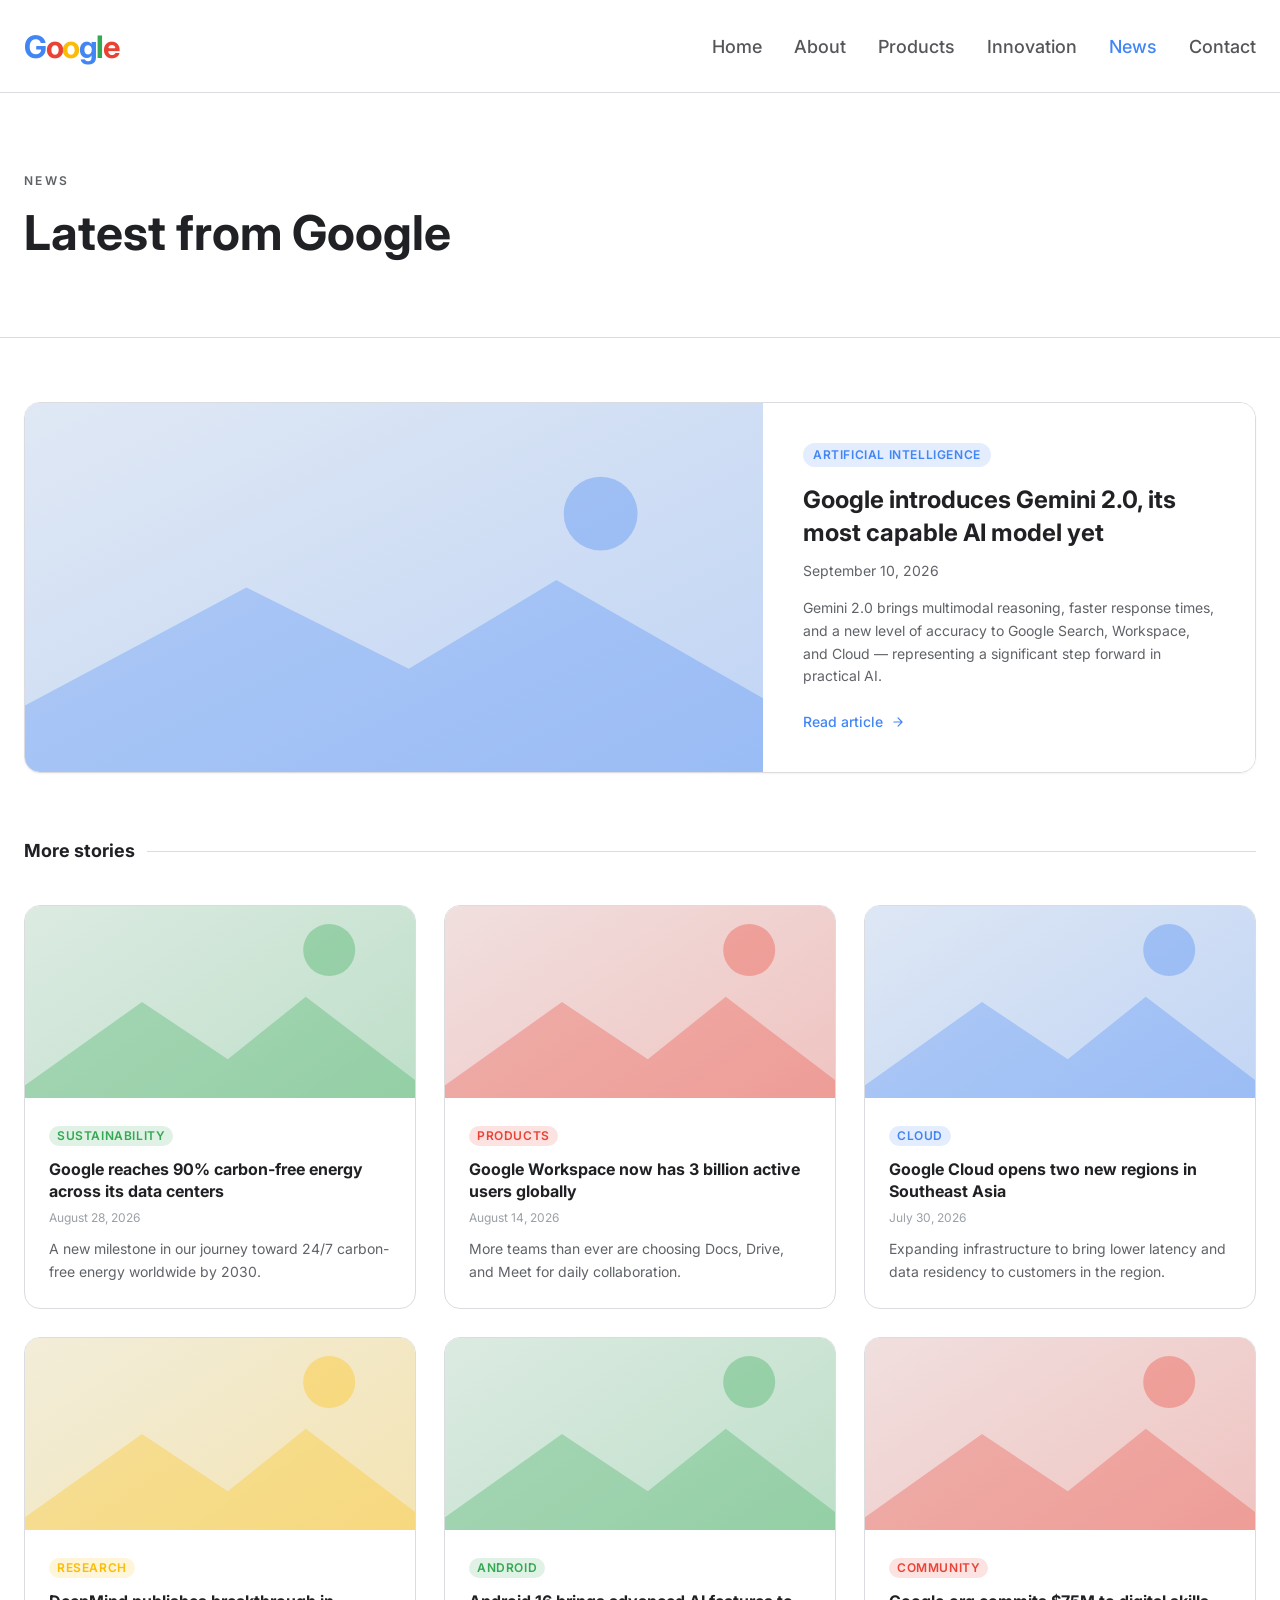
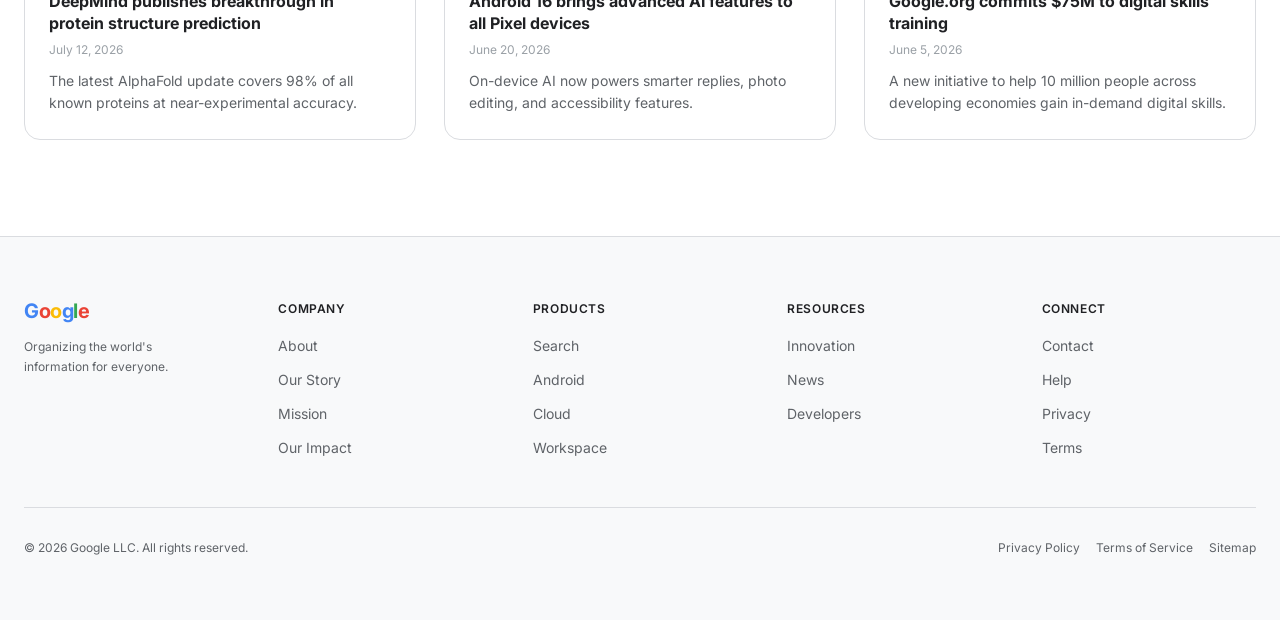
<file: news.html>
<!DOCTYPE html>
<html lang="en">
<head>
  <meta charset="UTF-8">
  <meta name="viewport" content="width=device-width, initial-scale=1.0">
  <title>News — Google</title>
  <meta name="description" content="Latest from Google: AI, sustainability, products, cloud and research.">
  <link rel="icon" href="assets/icons/favicon.svg" type="image/svg+xml">
  <link rel="preconnect" href="https://fonts.googleapis.com">
  <link rel="preconnect" href="https://fonts.gstatic.com" crossorigin>
  <link rel="stylesheet" href="css/style.css">
</head>
<body>
  <a class="skip-link" href="#main">Skip to content</a>
  <header class="site-header">
    <div class="container navbar">
      <a class="google-logo" href="index.html" aria-label="Google home"><span class="g-blue">G</span><span class="g-red">o</span><span class="g-yellow">o</span><span class="g-blue">g</span><span class="g-green">l</span><span class="g-red">e</span></a>
      <button class="nav-toggle" type="button" aria-expanded="false" aria-controls="primary-menu" aria-label="Open menu">
        <svg class="icon-open" width="22" height="22" viewBox="0 0 24 24" fill="none" aria-hidden="true"><path d="M3 12h18M3 6h18M3 18h18" stroke="currentColor" stroke-width="2" stroke-linecap="round"/></svg>
        <svg class="icon-close" width="22" height="22" viewBox="0 0 24 24" fill="none" aria-hidden="true"><path d="M18 6L6 18M6 6l12 12" stroke="currentColor" stroke-width="2" stroke-linecap="round"/></svg>
      </button>
      <nav aria-label="Primary">
        <div class="nav-menu" id="primary-menu">
          <a class="nav-link" href="index.html">Home</a>
          <a class="nav-link" href="about.html">About</a>
          <a class="nav-link" href="products.html">Products</a>
          <a class="nav-link" href="innovation.html">Innovation</a>
          <a class="nav-link is-active" aria-current="page" href="news.html">News</a>
          <a class="nav-link" href="contact.html">Contact</a>
        </div>
      </nav>
    </div>
  </header>

  <main id="main">
    <section class="page-hero bordered compact news-hero">
      <div class="container">
        <span class="eyebrow">News</span>
        <h1>Latest from Google</h1>
      </div>
    </section>

    <section class="news-featured">
      <div class="container">
        <article class="news-featured-card is-blue">
          <div class="news-featured-media">
            <img src="https://images.unsplash.com/photo-1677442135703-1787eea5ce01?w=1200&h=600&fit=crop&auto=format" data-fallback="assets/images/news-featured.svg" alt="Google introduces Gemini 2.0, its most capable AI model yet" width="1200" height="600">
          </div>
          <div class="news-featured-copy">
            <span class="tag">Artificial Intelligence</span>
            <h2>Google introduces Gemini 2.0, its most capable AI model yet</h2>
            <p class="news-date">September 10, 2026</p>
            <p class="news-desc">Gemini 2.0 brings multimodal reasoning, faster response times, and a new level of accuracy to Google Search, Workspace, and Cloud — representing a significant step forward in practical AI.</p>
            <a class="read-more" href="innovation.html#gemini">Read article <svg class="arrow" width="14" height="14" viewBox="0 0 24 24" fill="none" stroke="currentColor" stroke-width="2" stroke-linecap="round" stroke-linejoin="round" aria-hidden="true"><path d="M5 12h14M12 5l7 7-7 7"/></svg></a>
          </div>
        </article>
      </div>
    </section>

    <section class="news-more">
      <div class="container">
        <div class="rule-heading"><h2>More stories</h2></div>
        <div class="news-grid">
          <article class="news-card is-green">
            <div class="news-card-media"><img src="https://images.unsplash.com/photo-1504711434969-e33886168f5c?w=600&h=400&fit=crop&auto=format" data-fallback="assets/images/news-sustainability.svg" alt="Google reaches 90% carbon-free energy across its data centers" width="600" height="400" loading="lazy"></div>
            <div class="news-card-body">
              <span class="tag">Sustainability</span>
              <h3>Google reaches 90% carbon-free energy across its data centers</h3>
              <p class="card-date">August 28, 2026</p>
              <p class="card-desc">A new milestone in our journey toward 24/7 carbon-free energy worldwide by 2030.</p>
            </div>
          </article>
          <article class="news-card is-red">
            <div class="news-card-media"><img src="https://images.unsplash.com/photo-1522071820081-009f0129c71c?w=600&h=400&fit=crop&auto=format" data-fallback="assets/images/news-workspace.svg" alt="Google Workspace now has 3 billion active users globally" width="600" height="400" loading="lazy"></div>
            <div class="news-card-body">
              <span class="tag">Products</span>
              <h3>Google Workspace now has 3 billion active users globally</h3>
              <p class="card-date">August 14, 2026</p>
              <p class="card-desc">More teams than ever are choosing Docs, Drive, and Meet for daily collaboration.</p>
            </div>
          </article>
          <article class="news-card is-blue">
            <div class="news-card-media"><img src="https://images.unsplash.com/photo-1451187580459-43490279c0fa?w=600&h=400&fit=crop&auto=format" data-fallback="assets/images/news-cloud.svg" alt="Google Cloud opens two new regions in Southeast Asia" width="600" height="400" loading="lazy"></div>
            <div class="news-card-body">
              <span class="tag">Cloud</span>
              <h3>Google Cloud opens two new regions in Southeast Asia</h3>
              <p class="card-date">July 30, 2026</p>
              <p class="card-desc">Expanding infrastructure to bring lower latency and data residency to customers in the region.</p>
            </div>
          </article>
          <article class="news-card is-yellow">
            <div class="news-card-media"><img src="https://images.unsplash.com/photo-1576086213369-97a306d36557?w=600&h=400&fit=crop&auto=format" data-fallback="assets/images/news-research.svg" alt="DeepMind publishes breakthrough in protein structure prediction" width="600" height="400" loading="lazy"></div>
            <div class="news-card-body">
              <span class="tag">Research</span>
              <h3>DeepMind publishes breakthrough in protein structure prediction</h3>
              <p class="card-date">July 12, 2026</p>
              <p class="card-desc">The latest AlphaFold update covers 98% of all known proteins at near-experimental accuracy.</p>
            </div>
          </article>
          <article class="news-card is-green">
            <div class="news-card-media"><img src="https://images.unsplash.com/photo-1598327105666-5b89351aff97?w=600&h=400&fit=crop&auto=format" data-fallback="assets/images/news-android.svg" alt="Android 16 brings advanced AI features to all Pixel devices" width="600" height="400" loading="lazy"></div>
            <div class="news-card-body">
              <span class="tag">Android</span>
              <h3>Android 16 brings advanced AI features to all Pixel devices</h3>
              <p class="card-date">June 20, 2026</p>
              <p class="card-desc">On-device AI now powers smarter replies, photo editing, and accessibility features.</p>
            </div>
          </article>
          <article class="news-card is-red">
            <div class="news-card-media"><img src="https://images.unsplash.com/photo-1529390079861-591de354faf5?w=600&h=400&fit=crop&auto=format" data-fallback="assets/images/news-community.svg" alt="Google.org commits $75M to digital skills training" width="600" height="400" loading="lazy"></div>
            <div class="news-card-body">
              <span class="tag">Community</span>
              <h3>Google.org commits $75M to digital skills training</h3>
              <p class="card-date">June 5, 2026</p>
              <p class="card-desc">A new initiative to help 10 million people across developing economies gain in-demand digital skills.</p>
            </div>
          </article>
        </div>
      </div>
    </section>
  </main>

  <footer class="site-footer">
    <div class="container footer-inner">
      <div class="footer-grid">
        <div class="footer-brand">
          <a class="google-logo" href="index.html" aria-label="Google home"><span class="g-blue">G</span><span class="g-red">o</span><span class="g-yellow">o</span><span class="g-blue">g</span><span class="g-green">l</span><span class="g-red">e</span></a>
          <p>Organizing the world's information for everyone.</p>
        </div>
        <div class="footer-col">
          <h4>Company</h4>
          <ul>
            <li><a href="about.html">About</a></li>
            <li><a href="about.html#our-story">Our Story</a></li>
            <li><a href="about.html#mission">Mission</a></li>
            <li><a href="about.html#impact">Our Impact</a></li>
          </ul>
        </div>
        <div class="footer-col">
          <h4>Products</h4>
          <ul>
            <li><a href="products.html#search">Search</a></li>
            <li><a href="products.html#android">Android</a></li>
            <li><a href="products.html#cloud">Cloud</a></li>
            <li><a href="products.html#workspace">Workspace</a></li>
          </ul>
        </div>
        <div class="footer-col">
          <h4>Resources</h4>
          <ul>
            <li><a href="innovation.html">Innovation</a></li>
            <li><a href="news.html">News</a></li>
            <li><a href="index.html">Developers</a></li>
          </ul>
        </div>
        <div class="footer-col">
          <h4>Connect</h4>
          <ul>
            <li><a href="contact.html">Contact</a></li>
            <li><a href="contact.html">Help</a></li>
            <li><a href="index.html">Privacy</a></li>
            <li><a href="index.html">Terms</a></li>
          </ul>
        </div>
      </div>
      <div class="footer-bottom">
        <p>© <span id="footer-year">2026</span> Google LLC. All rights reserved.</p>
        <div class="footer-legal">
          <button type="button">Privacy Policy</button>
          <button type="button">Terms of Service</button>
          <button type="button">Sitemap</button>
        </div>
      </div>
    </div>
  </footer>

  <script src="js/script.js"></script>
</body>
</html>
</file>
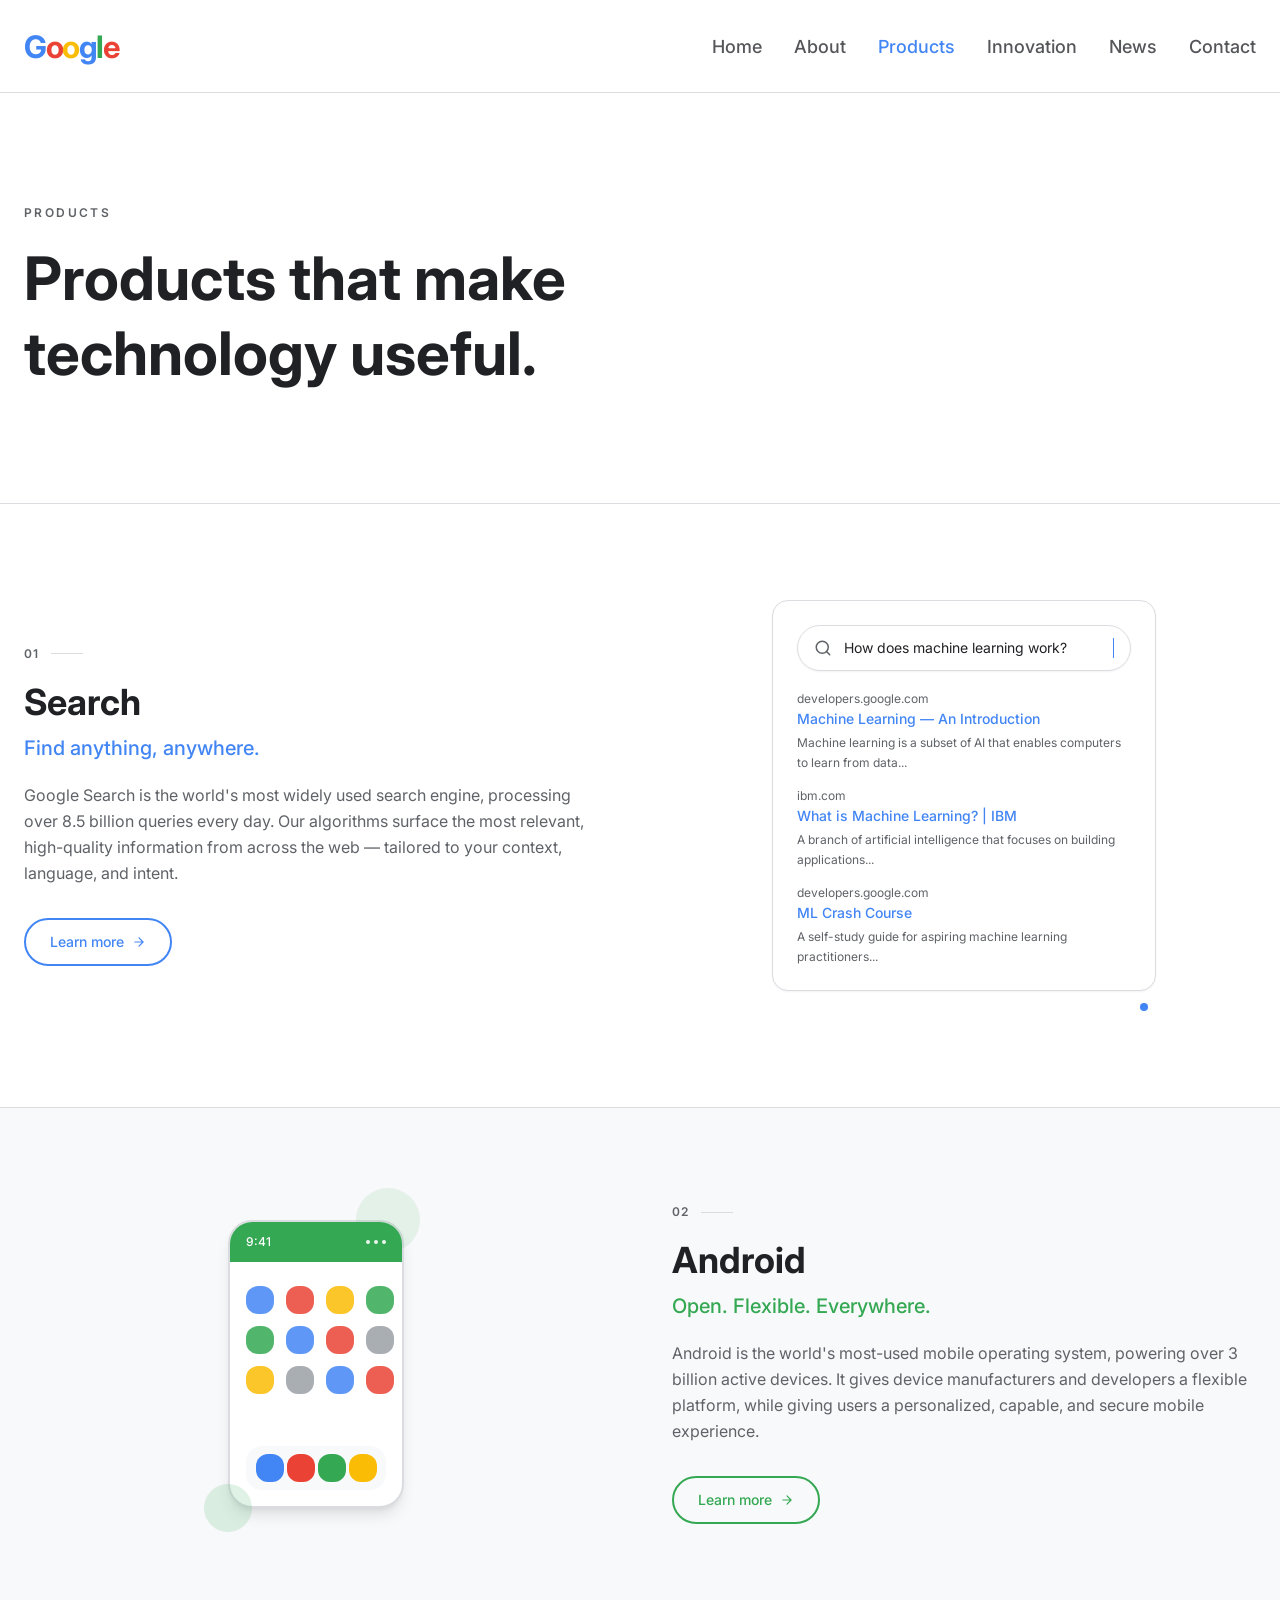
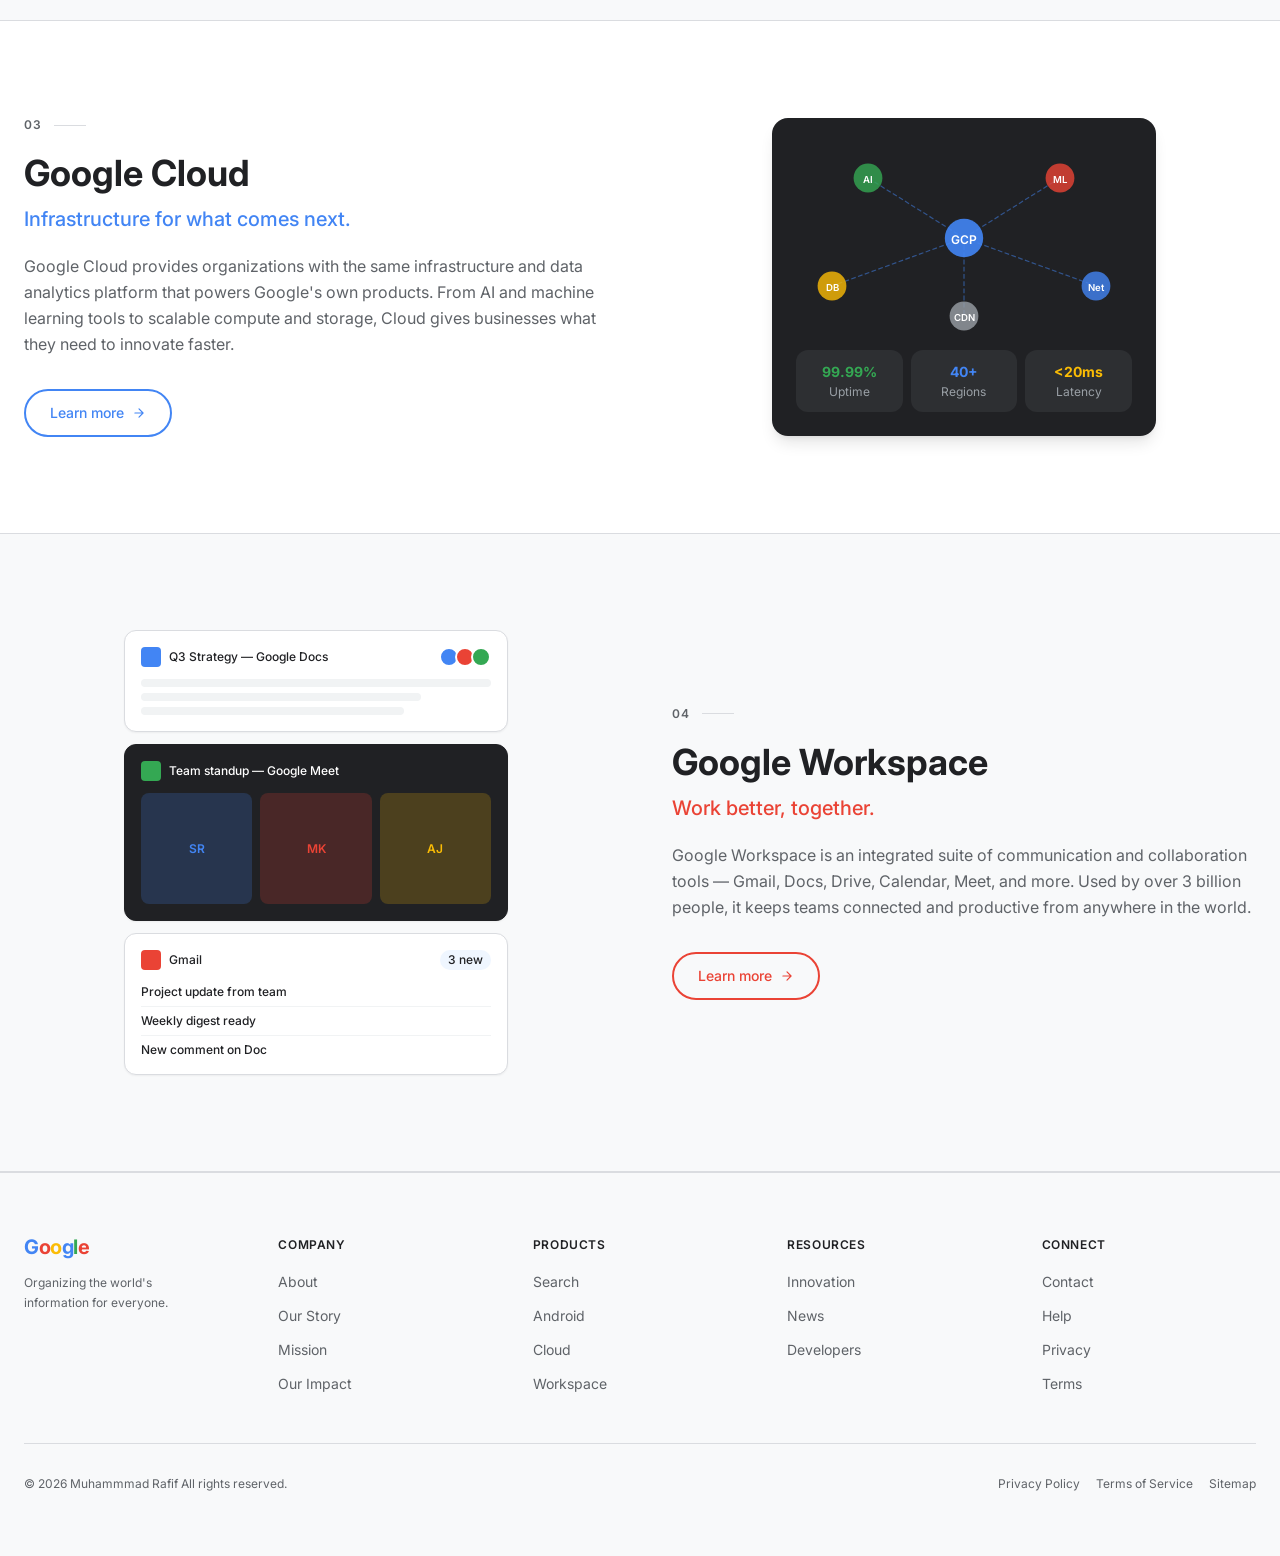
<file: products.html>
<!DOCTYPE html>
<html lang="en">
<head>
  <meta charset="UTF-8">
  <meta name="viewport" content="width=device-width, initial-scale=1.0">
  <title>Products — Google</title>
  <meta name="description" content="Search, Android, Google Cloud and Google Workspace.">
  <link rel="icon" href="assets/icons/favicon.svg" type="image/svg+xml">
  <link rel="preconnect" href="https://fonts.googleapis.com">
  <link rel="preconnect" href="https://fonts.gstatic.com" crossorigin>
  <link rel="stylesheet" href="css/style.css">
</head>
<body>
  <a class="skip-link" href="#main">Skip to content</a>
  <header class="site-header">
    <div class="container navbar">
      <a class="google-logo" href="index.html" aria-label="Google home"><span class="g-blue">G</span><span class="g-red">o</span><span class="g-yellow">o</span><span class="g-blue">g</span><span class="g-green">l</span><span class="g-red">e</span></a>
      <button class="nav-toggle" type="button" aria-expanded="false" aria-controls="primary-menu" aria-label="Open menu">
        <svg class="icon-open" width="22" height="22" viewBox="0 0 24 24" fill="none" aria-hidden="true"><path d="M3 12h18M3 6h18M3 18h18" stroke="currentColor" stroke-width="2" stroke-linecap="round"/></svg>
        <svg class="icon-close" width="22" height="22" viewBox="0 0 24 24" fill="none" aria-hidden="true"><path d="M18 6L6 18M6 6l12 12" stroke="currentColor" stroke-width="2" stroke-linecap="round"/></svg>
      </button>
      <nav aria-label="Primary">
        <div class="nav-menu" id="primary-menu">
          <a class="nav-link" href="index.html">Home</a>
          <a class="nav-link" href="about.html">About</a>
          <a class="nav-link is-active" aria-current="page" href="products.html">Products</a>
          <a class="nav-link" href="innovation.html">Innovation</a>
          <a class="nav-link" href="news.html">News</a>
          <a class="nav-link" href="contact.html">Contact</a>
        </div>
      </nav>
    </div>
  </header>

  <main id="main">
    <section class="page-hero bordered products-hero">
      <div class="container">
        <span class="eyebrow">Products</span>
        <h1 class="page-title">Products that make technology useful.</h1>
      </div>
    </section>

    <section class="product-section is-blue" id="search">
      <div class="container">
        <div class="product-grid">
          <div class="product-copy">
            <div class="product-number"><span>01</span><i aria-hidden="true"></i></div>
            <h2>Search</h2>
            <p class="product-tagline">Find anything, anywhere.</p>
            <p class="product-desc">Google Search is the world's most widely used search engine, processing over 8.5 billion queries every day. Our algorithms surface the most relevant, high-quality information from across the web — tailored to your context, language, and intent.</p>
            <a class="btn btn-outline has-arrow-sm" href="contact.html">Learn more <svg class="arrow" width="14" height="14" viewBox="0 0 24 24" fill="none" stroke="currentColor" stroke-width="2" stroke-linecap="round" stroke-linejoin="round" aria-hidden="true"><path d="M5 12h14M12 5l7 7-7 7"/></svg></a>
          </div>
          <div class="product-visual" aria-hidden="true">
            <div class="search-visual">
              <div class="search-card">
                <div class="search-bar">
                  <svg width="18" height="18" viewBox="0 0 24 24" fill="none" stroke="currentColor" stroke-width="2" stroke-linecap="round" aria-hidden="true"><circle cx="11" cy="11" r="8"/><path d="M21 21l-4.35-4.35"/></svg>
                  <span>How does machine learning work?</span>
                  <div class="search-caret"></div>
                </div>
              <div class="search-result"><p class="domain">developers.google.com</p><p class="title">Machine Learning — An Introduction</p><p class="snippet">Machine learning is a subset of AI that enables computers to learn from data...</p></div>
              <div class="search-result"><p class="domain">ibm.com</p><p class="title">What is Machine Learning? | IBM</p><p class="snippet">A branch of artificial intelligence that focuses on building applications...</p></div>
              <div class="search-result"><p class="domain">developers.google.com</p><p class="title">ML Crash Course</p><p class="snippet">A self-study guide for aspiring machine learning practitioners...</p></div>
              </div>
              <div class="search-dot-row"><i></i></div>
            </div>
          </div>
        </div>
      </div>
    </section>

    <section class="product-section is-green is-flipped" id="android">
      <div class="container">
        <div class="product-grid">
          <div class="product-copy">
            <div class="product-number"><span>02</span><i aria-hidden="true"></i></div>
            <h2>Android</h2>
            <p class="product-tagline">Open. Flexible. Everywhere.</p>
            <p class="product-desc">Android is the world's most-used mobile operating system, powering over 3 billion active devices. It gives device manufacturers and developers a flexible platform, while giving users a personalized, capable, and secure mobile experience.</p>
            <a class="btn btn-outline has-arrow-sm" href="contact.html">Learn more <svg class="arrow" width="14" height="14" viewBox="0 0 24 24" fill="none" stroke="currentColor" stroke-width="2" stroke-linecap="round" stroke-linejoin="round" aria-hidden="true"><path d="M5 12h14M12 5l7 7-7 7"/></svg></a>
          </div>
          <div class="product-visual" aria-hidden="true">
            <div class="android-visual">
              <div class="phone">
                <div class="phone-status"><span>9:41</span><div><i></i><i></i><i></i></div></div>
                <div class="phone-apps"><i class="bg-b"></i><i class="bg-r"></i><i class="bg-y"></i><i class="bg-g"></i><i class="bg-g"></i><i class="bg-b"></i><i class="bg-r"></i><i class="bg-m"></i><i class="bg-y"></i><i class="bg-m"></i><i class="bg-b"></i><i class="bg-r"></i></div>
                <div class="phone-dock"><i class="bg-b"></i><i class="bg-r"></i><i class="bg-g"></i><i class="bg-y"></i></div>
              </div>
              <div class="android-blob one"></div>
              <div class="android-blob two"></div>
            </div>
          </div>
        </div>
      </div>
    </section>

    <section class="product-section is-blue" id="cloud">
      <div class="container">
        <div class="product-grid">
          <div class="product-copy">
            <div class="product-number"><span>03</span><i aria-hidden="true"></i></div>
            <h2>Google Cloud</h2>
            <p class="product-tagline">Infrastructure for what comes next.</p>
            <p class="product-desc">Google Cloud provides organizations with the same infrastructure and data analytics platform that powers Google's own products. From AI and machine learning tools to scalable compute and storage, Cloud gives businesses what they need to innovate faster.</p>
            <a class="btn btn-outline has-arrow-sm" href="contact.html">Learn more <svg class="arrow" width="14" height="14" viewBox="0 0 24 24" fill="none" stroke="currentColor" stroke-width="2" stroke-linecap="round" stroke-linejoin="round" aria-hidden="true"><path d="M5 12h14M12 5l7 7-7 7"/></svg></a>
          </div>
          <div class="product-visual" aria-hidden="true">
            <div class="cloud-visual">
              <div class="cloud-card">
                <div class="cloud-diagram">
                  <svg viewBox="0 0 280 160" fill="none"><line x1="140" y1="80" x2="60" y2="30" stroke="#4285F4" stroke-width="1" stroke-dasharray="4 2" opacity="0.5"/><line x1="140" y1="80" x2="220" y2="30" stroke="#4285F4" stroke-width="1" stroke-dasharray="4 2" opacity="0.5"/><line x1="140" y1="80" x2="30" y2="120" stroke="#4285F4" stroke-width="1" stroke-dasharray="4 2" opacity="0.5"/><line x1="140" y1="80" x2="250" y2="120" stroke="#4285F4" stroke-width="1" stroke-dasharray="4 2" opacity="0.5"/><line x1="140" y1="80" x2="140" y2="145" stroke="#4285F4" stroke-width="1" stroke-dasharray="4 2" opacity="0.5"/><circle cx="140" cy="80" r="16" fill="#4285F4" opacity="0.9"/><text x="140" y="85" text-anchor="middle" font-size="10" fill="white" font-weight="600">GCP</text><circle cx="60" cy="30" r="12" fill="#34A853" opacity="0.8"/><text x="60" y="34" text-anchor="middle" font-size="8" fill="white" font-weight="600">AI</text><circle cx="220" cy="30" r="12" fill="#EA4335" opacity="0.8"/><text x="220" y="34" text-anchor="middle" font-size="8" fill="white" font-weight="600">ML</text><circle cx="30" cy="120" r="12" fill="#FBBC05" opacity="0.8"/><text x="30" y="124" text-anchor="middle" font-size="8" fill="white" font-weight="600">DB</text><circle cx="250" cy="120" r="12" fill="#4285F4" opacity="0.8"/><text x="250" y="124" text-anchor="middle" font-size="8" fill="white" font-weight="600">Net</text><circle cx="140" cy="145" r="12" fill="#9AA0A6" opacity="0.8"/><text x="140" y="149" text-anchor="middle" font-size="8" fill="white" font-weight="600">CDN</text></svg>
                </div>
                <div class="cloud-stats"><div class="cloud-stat is-green"><strong>99.99%</strong><span>Uptime</span></div><div class="cloud-stat is-blue"><strong>40+</strong><span>Regions</span></div><div class="cloud-stat is-yellow"><strong>&lt;20ms</strong><span>Latency</span></div></div>
              </div>
            </div>
          </div>
        </div>
      </div>
    </section>

    <section class="product-section is-red is-flipped" id="workspace">
      <div class="container">
        <div class="product-grid">
          <div class="product-copy">
            <div class="product-number"><span>04</span><i aria-hidden="true"></i></div>
            <h2>Google Workspace</h2>
            <p class="product-tagline">Work better, together.</p>
            <p class="product-desc">Google Workspace is an integrated suite of communication and collaboration tools — Gmail, Docs, Drive, Calendar, Meet, and more. Used by over 3 billion people, it keeps teams connected and productive from anywhere in the world.</p>
            <a class="btn btn-outline has-arrow-sm" href="contact.html">Learn more <svg class="arrow" width="14" height="14" viewBox="0 0 24 24" fill="none" stroke="currentColor" stroke-width="2" stroke-linecap="round" stroke-linejoin="round" aria-hidden="true"><path d="M5 12h14M12 5l7 7-7 7"/></svg></a>
          </div>
          <div class="product-visual" aria-hidden="true">
            <div class="workspace-visual">
              <div class="ws-card">
                <div class="ws-head"><i class="bg-b"></i><span>Q3 Strategy — Google Docs</span><div class="avatars"><i class="bg-b"></i><i class="bg-r"></i><i class="bg-g"></i></div></div>
                <div class="ws-lines"><i style="width:100%"></i><i style="width:80%"></i><i style="width:75%"></i></div>
              </div>
              <div class="ws-card dark">
                <div class="ws-head"><i class="bg-g"></i><span>Team standup — Google Meet</span></div>
                <div class="ws-meet"><div class="is-blue"><span>SR</span></div><div class="is-red"><span>MK</span></div><div class="is-yellow"><span>AJ</span></div></div>
              </div>
              <div class="ws-card">
                <div class="ws-head tight"><i class="bg-r"></i><span>Gmail</span><span class="ws-badge">3 new</span></div>
                <div class="ws-mail"><p>Project update from team</p></div><div class="ws-mail"><p>Weekly digest ready</p></div><div class="ws-mail"><p>New comment on Doc</p></div>
              </div>
            </div>
          </div>
        </div>
      </div>
    </section>
  </main>

  <footer class="site-footer">
    <div class="container footer-inner">
      <div class="footer-grid">
        <div class="footer-brand">
          <a class="google-logo" href="index.html" aria-label="Google home"><span class="g-blue">G</span><span class="g-red">o</span><span class="g-yellow">o</span><span class="g-blue">g</span><span class="g-green">l</span><span class="g-red">e</span></a>
          <p>Organizing the world's information for everyone.</p>
        </div>
        <div class="footer-col">
          <h4>Company</h4>
          <ul>
            <li><a href="about.html">About</a></li>
            <li><a href="about.html#our-story">Our Story</a></li>
            <li><a href="about.html#mission">Mission</a></li>
            <li><a href="about.html#impact">Our Impact</a></li>
          </ul>
        </div>
        <div class="footer-col">
          <h4>Products</h4>
          <ul>
            <li><a href="products.html#search">Search</a></li>
            <li><a href="products.html#android">Android</a></li>
            <li><a href="products.html#cloud">Cloud</a></li>
            <li><a href="products.html#workspace">Workspace</a></li>
          </ul>
        </div>
        <div class="footer-col">
          <h4>Resources</h4>
          <ul>
            <li><a href="innovation.html">Innovation</a></li>
            <li><a href="news.html">News</a></li>
            <li><a href="index.html">Developers</a></li>
          </ul>
        </div>
        <div class="footer-col">
          <h4>Connect</h4>
          <ul>
            <li><a href="contact.html">Contact</a></li>
            <li><a href="contact.html">Help</a></li>
            <li><a href="index.html">Privacy</a></li>
            <li><a href="index.html">Terms</a></li>
          </ul>
        </div>
      </div>
      <div class="footer-bottom">
        <p>© <span id="footer-year"></span> Muhammmad Rafif All rights reserved.</p>
        <div class="footer-legal">
          <button type="button">Privacy Policy</button>
          <button type="button">Terms of Service</button>
          <button type="button">Sitemap</button>
        </div>
      </div>
    </div>
  </footer>

  <script src="js/script.js"></script>
</body>
</html>
</file>
<file: css/style.css>
/* ==========================================================================
   Google Company Profile — static stylesheet
   ========================================================================== */

@import url('https://fonts.googleapis.com/css2?family=Inter:wght@300;400;500;600;700;800&display=swap');

/* --------------------------------------------------------------------------
   1. Tokens
   -------------------------------------------------------------------------- */
:root {
    --google-blue: #4285F4;
    --google-blue-dark: #3367D6;
    --google-red: #EA4335;
    --google-yellow: #FBBC05;
    --google-green: #34A853;

    --google-dark: #202124;
    --google-gray: #5F6368;
    --google-surface: #F8F9FA;
    --google-light: #F1F3F4;
    --google-border: #DADCE0;
    --google-muted: #9AA0A6;

    --google-ink-card: #2D2F32;
    --google-ink-border: #3C4043;

    --nav-text: #55565A;

    --font-sans: 'Inter', system-ui, -apple-system, 'Segoe UI', Roboto, sans-serif;
    --container: 80rem;
}

/* --------------------------------------------------------------------------
   2. Base
   -------------------------------------------------------------------------- */
*, *::before, *::after { box-sizing: border-box; }

html { scroll-behavior: smooth; -webkit-text-size-adjust: 100%; }

body {
    margin: 0;
    min-height: 100vh;
    display: flex;
    flex-direction: column;
    font-family: var(--font-sans);
    font-size: 1rem;
    line-height: 1.5;
    color: var(--google-dark);
    background: #fff;
    -webkit-font-smoothing: antialiased;
    -moz-osx-font-smoothing: grayscale;
}

main { flex: 1; }

h1, h2, h3, h4, p, blockquote, ul { margin: 0; padding: 0; }
ul { list-style: none; }
a { color: inherit; text-decoration: none; }
img, svg { display: block; max-width: 100%; }
button { font: inherit; color: inherit; background: none; border: 0; padding: 0; cursor: pointer; }

:focus-visible { outline: 2px solid var(--google-blue); outline-offset: 2px; }

::-webkit-scrollbar { width: 5px; }
::-webkit-scrollbar-track { background: transparent; }
::-webkit-scrollbar-thumb { background: var(--google-border); border-radius: 3px; }

.container {
    width: 100%;
    max-width: var(--container);
    margin: 0 auto;
    padding: 0 1.5rem;
}

.sr-only {
    position: absolute; width: 1px; height: 1px; padding: 0; margin: -1px;
    overflow: hidden; clip: rect(0, 0, 0, 0); white-space: nowrap; border: 0;
}

.skip-link {
    position: absolute; left: 1rem; top: -4rem; z-index: 100;
    background: var(--google-blue); color: #fff; padding: .6rem 1rem; border-radius: .5rem;
}
.skip-link:focus { top: 1rem; }

/* Colour modifier: every component reads --c */
.is-blue   { --c: var(--google-blue); }
.is-red    { --c: var(--google-red); }
.is-green  { --c: var(--google-green); }
.is-yellow { --c: var(--google-yellow); }

/* --------------------------------------------------------------------------
   3. Shared typography
   -------------------------------------------------------------------------- */
.eyebrow {
    display: block;
    font-size: .75rem; line-height: 1rem; font-weight: 600;
    letter-spacing: .2em; text-transform: uppercase;
    color: var(--google-gray);
    margin-bottom: 1.25rem;
}

.page-title {
    font-size: 3rem; line-height: 1.25; font-weight: 700; color: var(--google-dark);
}

.section-title { font-size: 1.875rem; line-height: 2.25rem; font-weight: 700; color: var(--google-dark); }
.section-lead  { font-size: 1.125rem; line-height: 1.75rem; color: var(--google-gray); }

.accent-text { color: var(--c); }

.rule-heading { display: flex; align-items: center; gap: .75rem; }
.rule-heading::after { content: ''; flex: 1; height: 1px; background: var(--google-border); }

/* --------------------------------------------------------------------------
   4. Header / navbar
   -------------------------------------------------------------------------- */
.site-header {
    position: sticky; top: 0; z-index: 50;
    width: 100%;
    background: #fff;
    border-bottom: 1px solid var(--google-border);
}

.navbar {
    display: flex;
    align-items: center;
    justify-content: space-between;
    gap: 1.5rem;
    height: 92px;
}

.google-logo {
    flex-shrink: 0;
    display: inline-flex; align-items: center;
    font-size: 1.9375rem; font-weight: 700; letter-spacing: -.045em; line-height: 1;
    user-select: none;
}
.google-logo .g-blue   { color: var(--google-blue); }
.google-logo .g-red    { color: var(--google-red); }
.google-logo .g-yellow { color: var(--google-yellow); }
.google-logo .g-green  { color: var(--google-green); }

.nav-menu {
    display: flex;
    align-items: center;
    gap: 32px;
}

.nav-link {
    font-size: 18px; line-height: 1.5; font-weight: 500;
    color: var(--nav-text);
    white-space: nowrap;
    transition: color .18s ease;
}
.nav-link:hover { color: var(--google-blue); }
.nav-link.is-active { color: var(--google-blue); }

.nav-toggle {
    display: none;
    width: 44px; height: 44px;
    align-items: center; justify-content: center;
    border-radius: .5rem;
    color: var(--google-dark);
    transition: background-color .15s ease;
}
.nav-toggle:hover { background: var(--google-surface); }
.nav-toggle .icon-close { display: none; }
.nav-toggle[aria-expanded="true"] .icon-open  { display: none; }
.nav-toggle[aria-expanded="true"] .icon-close { display: block; }

@media (max-width: 900px) {
    .navbar { height: 72px; position: relative; gap: 0; }
    .nav-toggle { display: inline-flex; margin-left: auto; }
    .navbar > nav { position: static; }

    .nav-menu {
        display: none;
        position: absolute; top: 100%; left: -1.5rem; right: -1.5rem;
        flex-direction: column; align-items: stretch; gap: 2px;
        background: #fff;
        border-top: 1px solid var(--google-border);
        border-bottom: 1px solid var(--google-border);
        padding: .75rem 1.5rem;
    }
    .nav-menu.is-open { display: flex; }

    .nav-link {
        display: block;
        padding: .85rem 1rem;
        border-radius: .75rem;
        font-size: 1.0625rem;
    }
    .nav-link:hover { background: var(--google-surface); }
    .nav-link.is-active { background: #EFF6FF; }
}

/* --------------------------------------------------------------------------
   5. Buttons
   -------------------------------------------------------------------------- */
.btn {
    display: inline-flex; align-items: center; justify-content: center; gap: .5rem;
    font-weight: 500; border-radius: 9999px; cursor: pointer;
    transition: background-color .15s ease, color .15s ease, transform .15s ease, opacity .15s ease;
}
.btn:active { transform: scale(.95); }

.btn-primary { padding: .75rem 1.75rem; background: var(--google-blue); color: #fff; }
.btn-primary:hover { background: var(--google-blue-dark); }
.btn-primary:focus-visible { outline: 2px solid var(--google-blue); outline-offset: 2px; }

.btn-secondary { padding: .75rem 1.75rem; border: 1px solid var(--google-border); color: var(--google-dark); }
.btn-secondary:hover { background: var(--google-surface); }
.btn-secondary.on-surface:hover { background: #fff; }

.btn-sm { font-size: .875rem; line-height: 1.25rem; }

.btn-outline {
    padding: .75rem 1.5rem;
    border: 2px solid var(--c);
    color: var(--c);
    font-size: .875rem; line-height: 1.25rem;
}
.btn-outline:hover { background: var(--c); color: #fff; }

.arrow { flex-shrink: 0; transition: transform .2s ease; }
.has-arrow:hover .arrow { transform: translateX(4px); }
.has-arrow-sm:hover .arrow { transform: translateX(2px); }

.text-link {
    display: inline-flex; align-items: center; gap: .5rem;
    font-weight: 500; font-size: .875rem; line-height: 1.25rem;
    color: var(--c, var(--google-blue));
}
.text-link:hover { text-decoration: underline; }

/* --------------------------------------------------------------------------
   6. Shared components
   -------------------------------------------------------------------------- */
.icon-box {
    display: flex; align-items: center; justify-content: center;
    background: color-mix(in srgb, var(--c) 10%, transparent);
    color: var(--c);
}

.tag {
    display: inline-block;
    font-size: .75rem; line-height: 1rem; font-weight: 600;
    text-transform: uppercase; letter-spacing: .05em;
    border-radius: 9999px;
    background: color-mix(in srgb, var(--c) 15%, transparent);
    color: var(--c);
}

.gradient-bar { display: flex; gap: 2px; height: .375rem; max-width: 20rem; border-radius: 9999px; overflow: hidden; }
.gradient-bar span { flex: 1; border-radius: 9999px; }
.gradient-bar .b { background: var(--google-blue); }
.gradient-bar .r { background: var(--google-red); }
.gradient-bar .y { background: var(--google-yellow); }
.gradient-bar .g { background: var(--google-green); }

.bg-white { background: #fff; }
.bg-surface { background: var(--google-surface); }
.bg-dark { background: var(--google-dark); }

/* --------------------------------------------------------------------------
   7. Home
   -------------------------------------------------------------------------- */
.hero { display: flex; align-items: center; min-height: 72vh; }
.hero-content { padding-top: 5rem; padding-bottom: 5rem; text-align: center; }
.hero .eyebrow { margin-bottom: 1.5rem; }
.hero-title {
    font-size: 3rem; line-height: 1.1; font-weight: 700; color: var(--google-dark);
    max-width: 17em;              /* ~2 balanced lines instead of an orphaned last word */
    margin: 0 auto 1.75rem;
    text-wrap: balance;
}
.hero-text {
    font-size: 1.125rem; line-height: 1.625; color: var(--google-gray);
    max-width: 36rem;
    margin: 0 auto 2.5rem;
    text-wrap: balance;
}
.hero-actions { display: flex; flex-wrap: wrap; justify-content: center; gap: 1rem; }

.made-by {
    display: inline-flex; align-items: center; gap: .625rem;
    margin-top: 3.5rem;
    font-size: .875rem; line-height: 1.25rem; color: var(--google-gray);
    animation: made-by-in .8s ease .3s both;
}
.made-by::before {
    content: ''; width: 2rem; height: .25rem; border-radius: 9999px;
    background: linear-gradient(90deg, var(--google-blue) 25%, var(--google-red) 25% 50%, var(--google-yellow) 50% 75%, var(--google-green) 75%);
}
.made-by strong { font-weight: 600; color: var(--google-dark); }
@keyframes made-by-in { from { opacity: 0; transform: translateY(6px); } to { opacity: 1; transform: none; } }

.divider-line { display: flex; justify-content: center; }
.divider-line span { width: 1px; height: 4rem; background: linear-gradient(to bottom, var(--google-border), transparent); }

.intro { padding: 7rem 0; background: var(--google-surface); }
.intro-grid { display: grid; gap: 4rem; align-items: start; }
.intro h2 { font-size: 2.25rem; line-height: 1.25; font-weight: 700; color: var(--google-dark); }
.intro p { font-size: 1.125rem; line-height: 1.625; color: var(--google-gray); margin-bottom: 2rem; }

.areas { padding: 7rem 0; background: #fff; }
.areas-head { margin-bottom: 4rem; }
.areas-head .section-title { margin-bottom: .75rem; }
.area-grid { display: grid; gap: 1.5rem; }

.area-card {
    display: block;
    padding: 1.75rem;
    border: 1px solid var(--google-border); border-radius: 1rem; background: #fff;
    transition: box-shadow .2s ease, transform .2s ease;
}
.area-card:hover { box-shadow: 0 4px 6px -1px rgba(0,0,0,.1), 0 2px 4px -2px rgba(0,0,0,.1); transform: translateY(-4px); }
.area-card .icon-box { width: 2.75rem; height: 2.75rem; border-radius: .75rem; margin-bottom: 1.25rem; }
.area-card h3 { font-size: 1rem; line-height: 1.5; font-weight: 600; color: var(--google-dark); margin-bottom: .5rem; }
.area-card p { font-size: .875rem; line-height: 1.625; color: var(--google-gray); margin-bottom: 1.25rem; }
.area-more {
    display: flex; align-items: center; gap: .375rem;
    font-size: .75rem; line-height: 1rem; font-weight: 600; text-transform: uppercase; letter-spacing: .025em;
    color: var(--c);
    transition: gap .2s ease;
}
.area-card:hover .area-more { gap: .75rem; }

.stats-strip { padding: 5rem 0; background: var(--google-dark); }
.stats-grid { display: grid; grid-template-columns: repeat(2, 1fr); gap: 2.5rem; }
.stat { text-align: center; }
.stat-value { font-size: 2.25rem; line-height: 2.5rem; font-weight: 700; color: var(--c); margin-bottom: .5rem; }
.stat-label { font-size: .875rem; line-height: 1.25rem; color: var(--google-muted); }

/* --------------------------------------------------------------------------
   8. About
   -------------------------------------------------------------------------- */
.page-hero { padding: 7rem 0; background: #fff; }
.page-hero.bordered { border-bottom: 1px solid var(--google-border); }
.page-hero.compact { padding: 5rem 0; }
.page-hero .lead { font-size: 1.25rem; line-height: 1.625; color: var(--google-gray); }
.about-hero-copy { max-width: 42rem; }
.about-hero-copy .page-title { margin-bottom: 1.5rem; }
.page-hero .gradient-bar { margin-top: 3.5rem; }

.story { padding: 6rem 0; background: var(--google-surface); scroll-margin-top: 92px; }
.story .section-title { margin-bottom: .75rem; }
.story .section-lead { margin-bottom: 4rem; }

.timeline { position: relative; list-style: none; }
.timeline-item { display: flex; gap: 2rem; align-items: flex-start; position: relative; padding-bottom: 3rem; }
.timeline-item:last-child { padding-bottom: 0; }
.timeline-year-col { display: none; width: 4rem; flex-shrink: 0; text-align: right; }
.timeline-year-col span { display: block; padding-top: .375rem; font-size: .875rem; line-height: 1; font-weight: 600; color: var(--google-gray); }
.timeline-dot {
    display: none; flex-shrink: 0; width: .75rem; height: .75rem; border-radius: 50%;
    margin-top: .375rem; margin-left: -.375rem; z-index: 1;
    background: var(--c);
    box-shadow: 0 0 0 4px color-mix(in srgb, var(--c) 20%, transparent);
}
.timeline-body { flex: 1; padding-bottom: .5rem; }
.timeline-year-inline { display: block; font-size: .75rem; line-height: 1rem; font-weight: 600; color: var(--google-gray); margin-bottom: .25rem; }
.timeline-title { display: flex; align-items: center; gap: .5rem; margin-bottom: .5rem; }
.timeline-title i { width: .5rem; height: .5rem; border-radius: 50%; background: var(--c); flex-shrink: 0; }
.timeline-title h3 { font-size: 1rem; line-height: 1.5; font-weight: 600; color: var(--google-dark); }
.timeline-body p { font-size: .875rem; line-height: 1.625; color: var(--google-gray); }

.mission { padding: 8rem 0; background: #fff; overflow: hidden; scroll-margin-top: 92px; }
.mission-inner { max-width: 56rem; }
.mission .eyebrow { margin-bottom: 1.5rem; }
.mission blockquote { font-size: 3rem; line-height: 1.25; font-weight: 700; color: var(--google-dark); margin-bottom: 2.5rem; }
.mission .accent-blue  { color: var(--google-blue); }
.mission .accent-green { color: var(--google-green); }
.mission p { font-size: 1.125rem; line-height: 1.625; color: var(--google-gray); max-width: 42rem; }

.impact { padding: 6rem 0; background: var(--google-dark); scroll-margin-top: 92px; }
.impact .section-title { color: #fff; margin-bottom: .75rem; }
.impact .section-lead { color: var(--google-muted); margin-bottom: 4rem; }
.impact-grid { display: grid; gap: 2rem; }
.impact-card { border: 1px solid var(--google-ink-border); border-radius: 1rem; padding: 2rem; }
.impact-value { font-size: 3rem; line-height: 1; font-weight: 700; color: var(--c); margin-bottom: .75rem; }
.impact-label { color: #fff; font-weight: 500; margin-bottom: .25rem; }
.impact-sub { font-size: .875rem; line-height: 1.25rem; color: var(--google-muted); }

.sustain {
    margin-top: 4rem; padding-top: 3rem; border-top: 1px solid var(--google-ink-border);
    display: grid; gap: 3rem; align-items: center;
}
.sustain h3 { font-size: 1.5rem; line-height: 2rem; font-weight: 700; color: #fff; margin-bottom: 1rem; }
.sustain p { color: var(--google-muted); line-height: 1.625; margin-bottom: 1.5rem; }
.sustain-stats { display: grid; grid-template-columns: repeat(2, 1fr); gap: 1rem; }
.sustain-stat { background: var(--google-ink-card); border-radius: .75rem; padding: 1.25rem; }
.sustain-stat strong { display: block; font-size: 1.5rem; line-height: 2rem; font-weight: 700; color: var(--google-green); margin-bottom: .25rem; }
.sustain-stat span { font-size: .75rem; line-height: 1rem; color: var(--google-muted); }

/* --------------------------------------------------------------------------
   9. Products
   -------------------------------------------------------------------------- */
.page-hero.products-hero .page-title { max-width: 42rem; }

.product-section { padding: 6rem 0; border-bottom: 1px solid var(--google-border); background: #fff; scroll-margin-top: 92px; }
.product-section.is-flipped { background: var(--google-surface); }
.product-grid { display: grid; gap: 4rem; align-items: center; }
.product-number { display: flex; align-items: center; gap: .75rem; margin-bottom: 1.25rem; }
.product-number span { font-size: .75rem; line-height: 1rem; font-weight: 600; letter-spacing: .1em; color: var(--google-gray); }
.product-number i { display: block; width: 2rem; height: 1px; background: var(--google-border); }
.product-copy h2 { font-size: 2.25rem; line-height: 2.5rem; font-weight: 700; color: var(--google-dark); margin-bottom: .75rem; }
.product-tagline { font-size: 1.25rem; line-height: 1.75rem; font-weight: 500; color: var(--c); margin-bottom: 1.25rem; }
.product-copy p.product-desc { color: var(--google-gray); line-height: 1.625; margin-bottom: 2rem; }
.product-visual { display: flex; align-items: center; justify-content: center; }

/* Search visual */
.search-visual { width: 100%; max-width: 24rem; }
.search-card { background: #fff; border: 1px solid var(--google-border); border-radius: 1rem; padding: 1.5rem; box-shadow: 0 1px 2px rgba(0,0,0,.05); }
.search-bar {
    display: flex; align-items: center; gap: .75rem;
    border: 1px solid var(--google-border); border-radius: 9999px;
    padding: .75rem 1rem; margin-bottom: 1.25rem; box-shadow: 0 1px 2px rgba(0,0,0,.05);
}
.search-bar svg { color: var(--google-gray); flex-shrink: 0; }
.search-bar span { font-size: .875rem; line-height: 1.25rem; color: var(--google-dark); }
.search-caret { margin-left: auto; width: 1px; height: 1.25rem; background: var(--google-blue); animation: pulse 2s cubic-bezier(.4, 0, .6, 1) infinite; }
@keyframes pulse { 50% { opacity: .5; } }
.search-result { margin-bottom: 1rem; }
.search-result:last-child { margin-bottom: 0; }
.search-result .domain { font-size: .75rem; line-height: 1rem; color: var(--google-gray); margin-bottom: .125rem; }
.search-result .title { font-size: .875rem; line-height: 1.25rem; font-weight: 500; color: var(--google-blue); margin-bottom: .25rem; cursor: pointer; }
.search-result .title:hover { text-decoration: underline; }
.search-result .snippet { font-size: .75rem; line-height: 1.625; color: var(--google-gray); }
.search-dot-row { display: flex; justify-content: flex-end; margin: .75rem .5rem 0 0; }
.search-dot-row i { width: .5rem; height: .5rem; border-radius: 50%; background: var(--google-blue); }

/* Android visual */
.android-visual { position: relative; display: flex; align-items: center; justify-content: center; height: 20rem; }
.phone {
    position: relative; overflow: hidden;
    width: 11rem; height: 18rem;
    background: #fff; border: 2px solid var(--google-border); border-radius: 1.5rem;
    box-shadow: 0 10px 15px -3px rgba(0,0,0,.1), 0 4px 6px -4px rgba(0,0,0,.1);
}
.phone-status { display: flex; align-items: center; justify-content: space-between; height: 2.5rem; padding: 0 1rem; background: var(--google-green); }
.phone-status span { color: #fff; font-size: .75rem; line-height: 1rem; font-weight: 500; }
.phone-status div { display: flex; gap: .25rem; }
.phone-status i { width: .25rem; height: .25rem; border-radius: 50%; background: #fff; }
.phone-apps { display: grid; grid-template-columns: repeat(4, 1fr); gap: .75rem; padding: 1rem; margin-top: .5rem; }
.phone-apps i { display: block; width: 1.75rem; height: 1.75rem; border-radius: .75rem; opacity: .85; }
.phone-dock {
    position: absolute; left: 1rem; right: 1rem; bottom: 1rem;
    display: flex; justify-content: space-around;
    background: var(--google-surface); border-radius: 1rem; padding: .5rem;
}
.phone-dock i { display: block; width: 1.75rem; height: 1.75rem; border-radius: .75rem; }
.bg-b { background: var(--google-blue); }
.bg-r { background: var(--google-red); }
.bg-y { background: var(--google-yellow); }
.bg-g { background: var(--google-green); }
.bg-m { background: var(--google-muted); }
.android-blob { position: absolute; border-radius: 50%; background: var(--google-green); }
.android-blob.one { top: -1rem; right: -1rem; width: 4rem; height: 4rem; opacity: .1; }
.android-blob.two { bottom: -.5rem; left: -1.5rem; width: 3rem; height: 3rem; opacity: .15; }

/* Cloud visual */
.cloud-visual { width: 100%; max-width: 24rem; }
.cloud-card { background: var(--google-dark); border-radius: 1rem; padding: 1.5rem; box-shadow: 0 10px 15px -3px rgba(0,0,0,.1), 0 4px 6px -4px rgba(0,0,0,.1); }
.cloud-diagram { height: 12rem; margin-bottom: 1rem; }
.cloud-diagram svg { width: 100%; height: 100%; }
.cloud-stats { display: grid; grid-template-columns: repeat(3, 1fr); gap: .5rem; text-align: center; }
.cloud-stat { background: var(--google-ink-card); border-radius: .75rem; padding: .75rem; }
.cloud-stat strong { display: block; font-size: .875rem; line-height: 1.25rem; font-weight: 700; color: var(--c); }
.cloud-stat span { display: block; font-size: .75rem; line-height: 1rem; color: var(--google-muted); margin-top: .125rem; }

/* Workspace visual */
.workspace-visual { width: 100%; max-width: 24rem; display: flex; flex-direction: column; gap: .75rem; }
.ws-card { background: #fff; border: 1px solid var(--google-border); border-radius: .75rem; padding: 1rem; box-shadow: 0 1px 2px rgba(0,0,0,.05); }
.ws-card.dark { background: var(--google-dark); border-color: var(--google-dark); }
.ws-head { display: flex; align-items: center; gap: .5rem; margin-bottom: .75rem; }
.ws-head.tight { margin-bottom: .5rem; }
.ws-head > i { width: 1.25rem; height: 1.25rem; border-radius: .25rem; }
.ws-head span { font-size: .75rem; line-height: 1rem; font-weight: 500; color: var(--google-dark); }
.ws-card.dark .ws-head span { color: #fff; }
.avatars { margin-left: auto; display: flex; }
.avatars i { width: 1.25rem; height: 1.25rem; border-radius: 50%; border: 2px solid #fff; margin-left: -.25rem; }
.avatars i:first-child { margin-left: 0; }
.ws-lines { display: flex; flex-direction: column; gap: .375rem; }
.ws-lines i { display: block; height: .5rem; border-radius: 9999px; background: var(--google-light); }
.ws-meet { display: grid; grid-template-columns: repeat(3, 1fr); gap: .5rem; }
.ws-meet div {
    aspect-ratio: 1; border-radius: .5rem; display: flex; align-items: center; justify-content: center;
    background: color-mix(in srgb, var(--c) 20%, transparent);
}
.ws-meet span { font-size: .75rem; line-height: 1rem; font-weight: 600; color: var(--c); }
.ws-badge { margin-left: auto; font-size: .75rem; line-height: 1rem; color: var(--google-blue); background: #EFF6FF; padding: .125rem .5rem; border-radius: 9999px; }
.ws-mail { padding: .375rem 0; border-bottom: 1px solid var(--google-light); }
.ws-mail:last-child { border-bottom: 0; padding-bottom: 0; }
.ws-mail p { font-size: .75rem; line-height: 1rem; font-weight: 500; color: var(--google-dark); }

/* --------------------------------------------------------------------------
   10. Innovation
   -------------------------------------------------------------------------- */
.innov-hero { padding: 7rem 0; background: #fff; }
.innov-hero-grid { display: grid; gap: 4rem; align-items: end; }
.innov-hero .eyebrow { margin-bottom: 1.25rem; }
.innov-hero .lead { font-size: 1.25rem; line-height: 1.625; color: var(--google-gray); }
.innov-hero-rule { margin-top: 4rem; height: 1px; background: var(--google-border); }

.focus { padding: 6rem 0; background: var(--google-surface); }
.focus h2 { font-size: 1.5rem; line-height: 2rem; font-weight: 700; color: var(--google-dark); margin-bottom: 3rem; }
.focus-grid { display: grid; gap: 2rem; }
.focus-card { background: #fff; border: 1px solid var(--google-border); border-radius: 1rem; padding: 2rem; transition: box-shadow .2s ease; }
.focus-card:hover { box-shadow: 0 4px 6px -1px rgba(0,0,0,.1), 0 2px 4px -2px rgba(0,0,0,.1); }
.focus-card .icon-box { width: 3rem; height: 3rem; border-radius: .75rem; margin-bottom: 1.5rem; }
.focus-card h3 { font-size: 1.125rem; line-height: 1.75rem; font-weight: 700; color: var(--google-dark); margin-bottom: .75rem; }
.focus-card p { font-size: .875rem; line-height: 1.625; color: var(--google-gray); margin-bottom: 1.25rem; }
.focus-link {
    display: flex; align-items: center; gap: .5rem;
    font-size: .75rem; line-height: 1rem; font-weight: 600; text-transform: uppercase; letter-spacing: .025em;
    color: var(--c);
}
.focus-link:hover { text-decoration: underline; }

.featured { padding: 6rem 0; background: #fff; }
.featured .rule-heading { margin-bottom: 3rem; }
.featured .rule-heading h2 { font-size: 1.5rem; line-height: 2rem; font-weight: 700; color: var(--google-dark); }
.featured-item { scroll-margin-top: 110px; }
.featured-list { display: flex; flex-direction: column; gap: 1.5rem; }
.featured-item {
    display: grid; gap: 2rem; align-items: center;
    border: 1px solid var(--google-border); border-radius: 1rem; overflow: hidden;
    background: #fff;
}
.featured-item.alt { background: var(--google-surface); }
.featured-art {
    display: flex; align-items: center; justify-content: center;
    height: 14rem; min-height: 13rem;
    background: linear-gradient(135deg, color-mix(in srgb, var(--c) 8%, transparent), color-mix(in srgb, var(--c) 18%, transparent));
}
.featured-art > div { text-align: center; }
.year-badge {
    display: flex; align-items: center; justify-content: center;
    width: 5rem; height: 5rem; border-radius: 50%; margin: 0 auto .75rem;
    background: color-mix(in srgb, var(--c) 20%, transparent);
    border: 2px solid color-mix(in srgb, var(--c) 30%, transparent);
    color: var(--c);
}
.year-badge span { font-size: 2.25rem; line-height: 2.5rem; font-weight: 700; }
.year-label { font-size: .75rem; line-height: 1rem; font-weight: 600; text-transform: uppercase; letter-spacing: .1em; color: var(--c); }
.featured-copy { padding: 2rem; }
.featured-copy .tag { padding: .25rem .625rem; margin-bottom: 1rem; letter-spacing: .05em; }
.featured-copy h3 { font-size: 1.5rem; line-height: 1.375; font-weight: 700; color: var(--google-dark); margin-bottom: 1rem; }
.featured-copy p { color: var(--google-gray); line-height: 1.625; margin-bottom: 1.5rem; }

.cta { padding: 6rem 0; background: var(--google-surface); text-align: center; }
.cta h2 { font-size: 1.875rem; line-height: 2.25rem; font-weight: 700; color: var(--google-dark); margin-bottom: 1rem; }
.cta p { color: var(--google-gray); margin: 0 auto 2rem; max-width: 36rem; }
.cta-actions { display: flex; flex-wrap: wrap; justify-content: center; gap: 1rem; }
.cta .btn { padding: .75rem 1.75rem; font-size: .875rem; line-height: 1.25rem; }

/* --------------------------------------------------------------------------
   11. News
   -------------------------------------------------------------------------- */
.news-hero h1 { font-size: 3rem; line-height: 1; font-weight: 700; color: var(--google-dark); }

.news-featured { padding: 4rem 0; background: #fff; }
.news-featured-card {
    display: grid; overflow: hidden;
    border: 1px solid var(--google-border); border-radius: 1rem;
    box-shadow: 0 1px 2px rgba(0,0,0,.05);
}
.news-featured-media { height: 16rem; overflow: hidden; background: var(--google-light); }
.news-featured-media img, .news-card-media img { width: 100%; height: 100%; object-fit: cover; transition: transform .5s ease; }
.news-featured-card:hover .news-featured-media img { transform: scale(1.02); }
.news-featured-copy { display: flex; flex-direction: column; justify-content: center; padding: 2.5rem; background: #fff; }
.news-featured-copy .tag { align-self: flex-start; padding: .25rem .625rem; margin-bottom: 1rem; }
.news-featured-copy h2 { font-size: 1.5rem; line-height: 1.375; font-weight: 700; color: var(--google-dark); margin-bottom: .75rem; }
.news-date { font-size: .875rem; line-height: 1.25rem; color: var(--google-gray); margin-bottom: .25rem; }
.news-featured-copy .news-desc { font-size: .875rem; line-height: 1.625; color: var(--google-gray); margin: .75rem 0 1.5rem; }
.news-featured-copy .read-more {
    display: flex; align-items: center; gap: .5rem; align-self: flex-start;
    font-size: .875rem; line-height: 1.25rem; font-weight: 500; color: var(--google-blue);
}
.news-featured-card:hover .read-more .arrow { transform: translateX(2px); }
.news-featured-card { position: relative; }
.news-featured-copy a.read-more:hover { text-decoration: underline; }
.news-featured-copy a.read-more::after { content: ''; position: absolute; inset: 0; } /* whole card is clickable */

.news-more { padding-bottom: 6rem; background: #fff; }
.news-more .rule-heading { margin-bottom: 2.5rem; }
.news-more .rule-heading h2 { font-size: 1.125rem; line-height: 1.75rem; font-weight: 700; color: var(--google-dark); }
.news-grid { display: grid; gap: 1.75rem; }

.news-card {
    overflow: hidden; border: 1px solid var(--google-border); border-radius: 1rem;
    transition: box-shadow .2s ease, transform .2s ease;
}
.news-card:hover { box-shadow: 0 4px 6px -1px rgba(0,0,0,.1), 0 2px 4px -2px rgba(0,0,0,.1); transform: translateY(-2px); }
.news-card-media { height: 12rem; overflow: hidden; background: var(--google-light); }
.news-card:hover .news-card-media img { transform: scale(1.03); }
.news-card-body { padding: 1.5rem; }
.news-card-body .tag { padding: .125rem .5rem; margin-bottom: .75rem; }
.news-card-body h3 { font-size: 1rem; line-height: 1.375; font-weight: 700; color: var(--google-dark); margin-bottom: .5rem; transition: color .15s ease; }
.news-card:hover h3 { color: var(--google-blue); }
.news-card-body .card-date { font-size: .75rem; line-height: 1rem; color: var(--google-muted); margin-bottom: .75rem; }
.news-card-body .card-desc { font-size: .875rem; line-height: 1.625; color: var(--google-gray); margin-bottom: 0; }

/* --------------------------------------------------------------------------
   12. Contact
   -------------------------------------------------------------------------- */
.contact-hero-grid { display: grid; gap: 4rem; align-items: end; }
.contact-hero .eyebrow { margin-bottom: 1.25rem; }
.contact-hero .lead { font-size: 1.25rem; line-height: 1.625; color: var(--google-gray); }

.contact-types { padding: 4rem 0; background: var(--google-surface); }
.contact-type-grid { display: grid; gap: 1.25rem; }
.contact-type { background: #fff; border: 1px solid var(--google-border); border-radius: 1rem; padding: 1.5rem; }
.contact-type .icon-box { width: 2.5rem; height: 2.5rem; border-radius: .75rem; margin-bottom: 1rem; }
.contact-type h3 { font-weight: 600; color: var(--google-dark); margin-bottom: .375rem; }
.contact-type p { font-size: .75rem; line-height: 1.625; color: var(--google-gray); }

.contact-main { padding: 6rem 0; background: #fff; }
.contact-main-grid { display: grid; gap: 4rem; }
.contact-info h2 { font-size: 1.5rem; line-height: 2rem; font-weight: 700; color: var(--google-dark); margin-bottom: 1rem; }
.contact-info > p { font-size: .875rem; line-height: 1.625; color: var(--google-gray); margin-bottom: 2rem; }
.info-list { display: flex; flex-direction: column; gap: 1.25rem; }
.info-item { display: flex; gap: .75rem; align-items: flex-start; }
.info-item .icon-box { width: 2rem; height: 2rem; border-radius: .5rem; flex-shrink: 0; margin-top: .125rem; }
.info-item strong { display: block; font-size: .875rem; line-height: 1.25rem; font-weight: 500; color: var(--google-dark); }
.info-item span { display: block; font-size: .75rem; line-height: 1rem; color: var(--google-gray); }

.contact-form { display: flex; flex-direction: column; gap: 1.25rem; }
.form-row { display: grid; gap: 1.25rem; }
.field label { display: block; font-size: .875rem; line-height: 1.25rem; font-weight: 500; color: var(--google-dark); margin-bottom: .375rem; }
.field input, .field textarea {
    display: block; width: 100%;
    padding: .75rem 1rem;
    font: inherit; font-size: .875rem; line-height: 1.25rem; color: var(--google-dark);
    background: #fff; border: 1px solid var(--google-border); border-radius: .75rem;
    outline: none;
    transition: border-color .15s ease, box-shadow .15s ease;
}
.field textarea { resize: none; }
.field input::placeholder, .field textarea::placeholder { color: var(--google-muted); }
.field input:focus, .field textarea:focus { border-color: var(--google-blue); box-shadow: 0 0 0 2px var(--google-blue); }
.field.has-error input, .field.has-error textarea { border-color: var(--google-red); }
.field.has-error input:focus, .field.has-error textarea:focus { box-shadow: 0 0 0 2px var(--google-red); }
.field-error { margin-top: .375rem; font-size: .75rem; line-height: 1rem; color: var(--google-red); }
.field-error:empty { display: none; }

.contact-form .btn-primary { width: 100%; padding: .75rem 2rem; font-size: .875rem; line-height: 1.25rem; }
.contact-form .btn-primary:disabled { opacity: .6; cursor: not-allowed; }
.contact-form .btn-primary:disabled:active { transform: none; }

.form-success { border: 1px solid var(--google-border); border-radius: 1rem; padding: 3rem; text-align: center; }
.form-success[hidden], .contact-form[hidden] { display: none; }
.form-success .icon-box { width: 4rem; height: 4rem; border-radius: 50%; margin: 0 auto 1.25rem; }
.form-success h3 { font-size: 1.25rem; line-height: 1.75rem; font-weight: 700; color: var(--google-dark); margin-bottom: .5rem; }
.form-success p { font-size: .875rem; line-height: 1.25rem; color: var(--google-gray); margin-bottom: 1.5rem; }
.form-success .btn-primary { padding: .625rem 1.5rem; font-size: .875rem; line-height: 1.25rem; }

/* --------------------------------------------------------------------------
   13. Footer
   -------------------------------------------------------------------------- */
.site-footer { background: var(--google-surface); border-top: 1px solid var(--google-border); }
.footer-inner { padding-top: 4rem; padding-bottom: 4rem; }
.footer-grid { display: grid; grid-template-columns: repeat(2, 1fr); gap: 2.5rem; }
.footer-brand { grid-column: span 2; }
.footer-brand .google-logo { font-size: 1.25rem; letter-spacing: -.025em; margin-bottom: 1rem; display: flex; }
.footer-brand p { font-size: .75rem; line-height: 1.625; color: var(--google-gray); max-width: 160px; }
.footer-col h4 { font-size: .75rem; line-height: 1rem; font-weight: 600; letter-spacing: .05em; text-transform: uppercase; color: var(--google-dark); margin-bottom: 1rem; }
.footer-col li + li { margin-top: .625rem; }
.footer-col a { font-size: .875rem; line-height: 1.25rem; color: var(--google-gray); transition: color .15s ease; }
.footer-col a:hover { color: var(--google-dark); }

.footer-bottom {
    margin-top: 3rem; padding-top: 2rem; border-top: 1px solid var(--google-border);
    display: flex; flex-direction: column; align-items: center; justify-content: space-between; gap: 1rem;
}
.footer-bottom p { font-size: .75rem; line-height: 1rem; color: var(--google-gray); }
.footer-legal { display: flex; align-items: center; gap: 1rem; }
.footer-legal button { font-size: .75rem; line-height: 1rem; color: var(--google-gray); transition: color .15s ease; }
.footer-legal button:hover { color: var(--google-dark); }

/* --------------------------------------------------------------------------
   14. Responsive (640 / 768 / 1024)
   -------------------------------------------------------------------------- */
@media (min-width: 640px) {
    .area-grid, .impact-grid, .contact-type-grid { grid-template-columns: repeat(2, 1fr); }
    .news-grid { grid-template-columns: repeat(2, 1fr); }
    .form-row { grid-template-columns: repeat(2, 1fr); }
    .contact-form .btn-primary { width: auto; }
    .footer-bottom { flex-direction: row; }
}

@media (min-width: 768px) {
    .focus-grid { grid-template-columns: repeat(3, 1fr); }
    .footer-grid { grid-template-columns: repeat(5, 1fr); }
    .footer-brand { grid-column: span 1; }

    .timeline::before {
        content: ''; position: absolute; top: 0; bottom: 0;
        left: calc(4rem + 3rem); width: 1px; background: var(--google-border);
    }
    .timeline-item { gap: 3rem; }
    .timeline-year-col { display: block; }
    .timeline-dot { display: block; }
    .timeline-year-inline, .timeline-title i { display: none; }
}

@media (min-width: 1024px) {
    .page-title { font-size: 3.75rem; line-height: 1.25; }
    .hero-title { font-size: 4rem; max-width: 14em; }

    .intro-grid, .innov-hero-grid, .contact-hero-grid, .sustain { grid-template-columns: repeat(2, 1fr); }
    .intro h2 { font-size: 3rem; line-height: 1.25; }
    .intro-grid { gap: 4rem; }
    .sustain { gap: 3rem; }

    .area-grid, .impact-grid, .contact-type-grid, .stats-grid { grid-template-columns: repeat(4, 1fr); }
    .news-grid { grid-template-columns: repeat(3, 1fr); }

    .mission blockquote { font-size: 3.75rem; line-height: 1.25; }

    .product-grid { grid-template-columns: repeat(2, 1fr); }
    .product-section.is-flipped .product-copy { order: 2; }
    .product-section.is-flipped .product-visual { order: 1; }

    .featured-item { grid-template-columns: repeat(5, 1fr); }
    .featured-art { grid-column: span 2; height: 100%; }
    .featured-copy { grid-column: span 3; }
    .featured-item { gap: 2rem; }

    .news-featured-card { grid-template-columns: repeat(5, 1fr); gap: 0; }
    .news-featured-media { grid-column: span 3; height: auto; }
    .news-featured-copy { grid-column: span 2; }

    .contact-main-grid { grid-template-columns: repeat(5, 1fr); gap: 4rem; }
    .contact-info { grid-column: span 2; }
    .contact-form-wrap { grid-column: span 3; }
}

@media (min-width: 1024px) {
    .stats-grid { gap: 2.5rem; }
}

@media (prefers-reduced-motion: reduce) {
    *, *::before, *::after { animation: none !important; transition: none !important; scroll-behavior: auto !important; }
}
</file>
